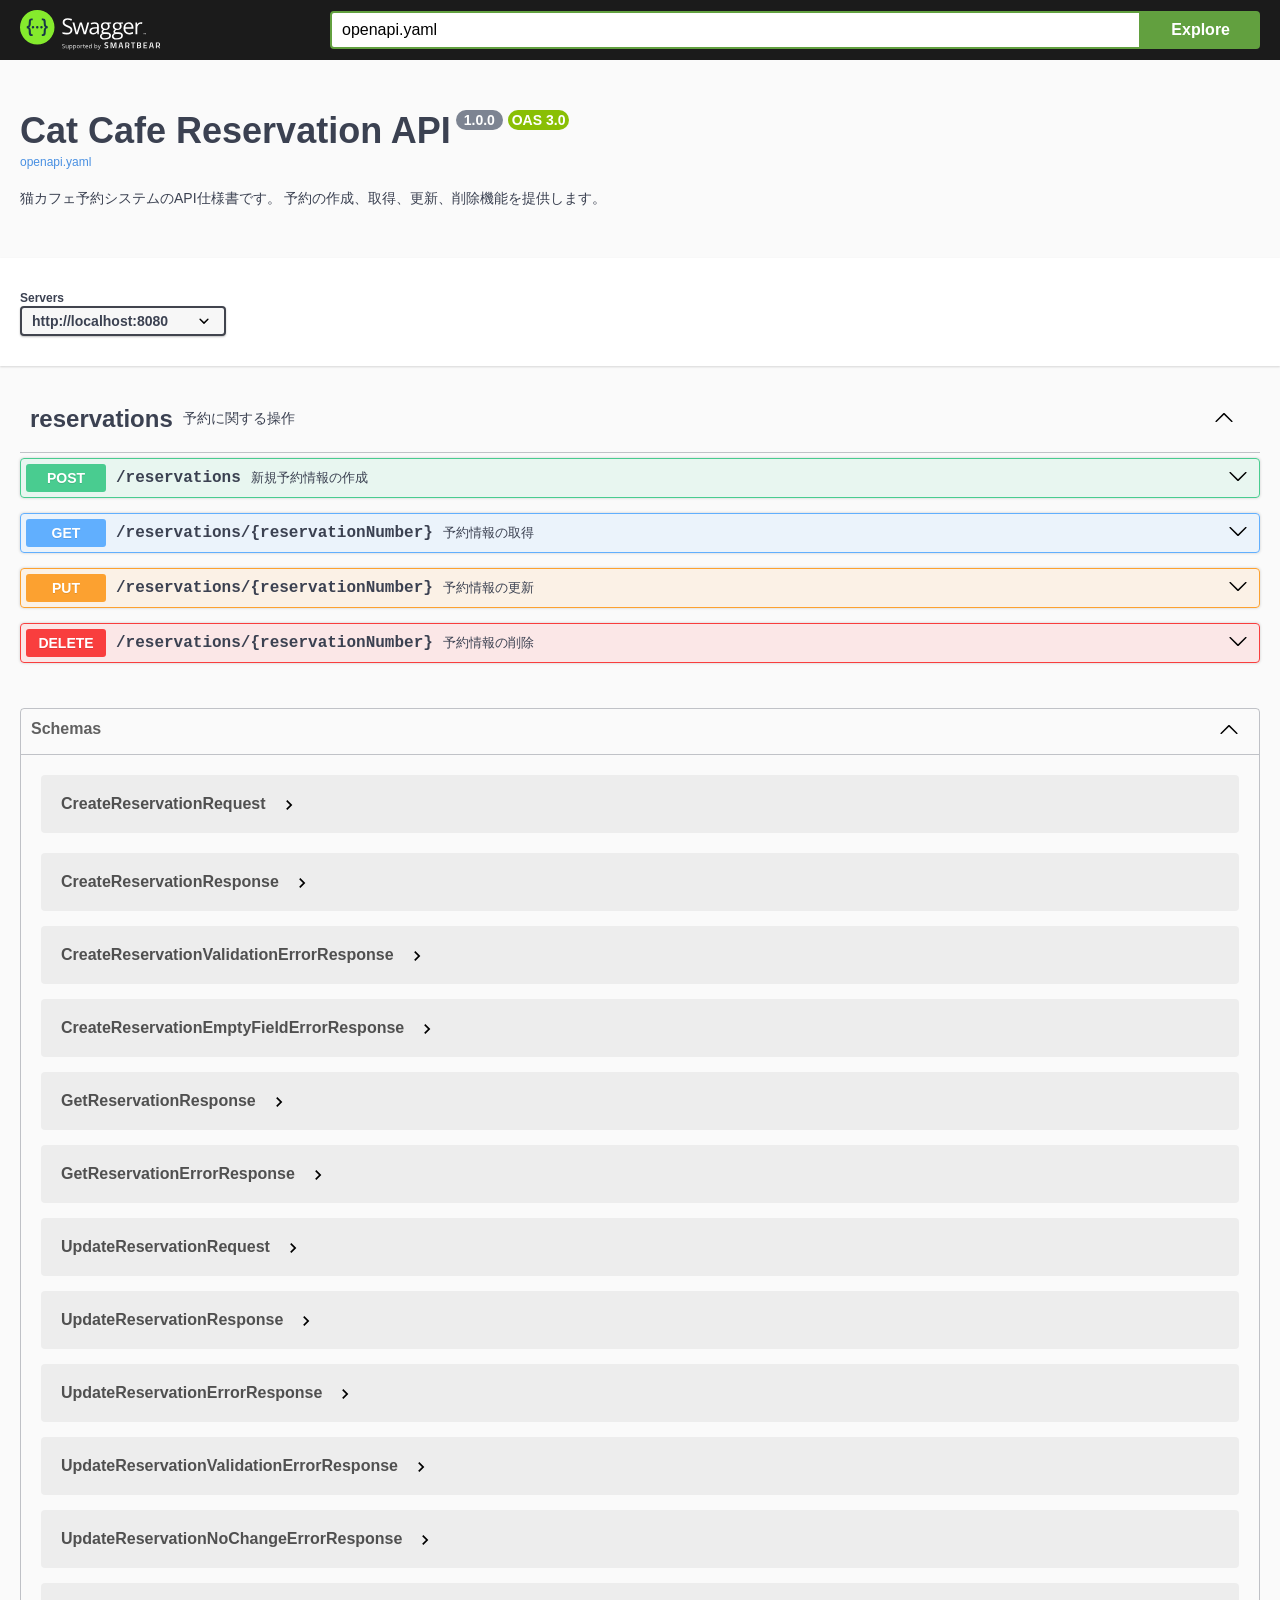
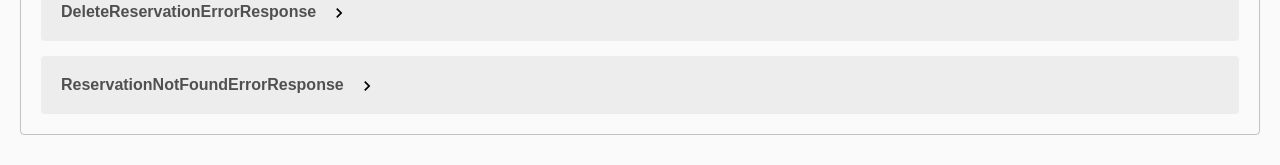
<file: docs/index.html>
<!DOCTYPE html>
<html lang="en">
<head>
    <meta charset="UTF-8">
    <title>Swagger UI</title>
    <link href="./dist/swagger-ui.css" rel="stylesheet" type="text/css">
    <link href="./dist/favicon-32x32.png" rel="icon" sizes="32x32" type="image/png"/>
    <link href="./dist/favicon-16x16.png" rel="icon" sizes="16x16" type="image/png"/>
    <style>
        html {
          box-sizing: border-box;
          overflow-y: scroll;
        }
        *, *:before, *:after {
          box-sizing: inherit;
        }
        body {
          margin: 0;
          background: #fafafa;
        }
    </style>
</head>
<body>
<div id="swagger-ui"></div>
<script src="./dist/swagger-ui-bundle.js"></script>
<script src="./dist/swagger-ui-standalone-preset.js"></script>
<script>
    window.onload = function() {
      const ui = SwaggerUIBundle({
        url: "openapi.yaml", // ローカルのyamlファイルを指定
        dom_id: '#swagger-ui',
        deepLinking: true,
        presets: [
          SwaggerUIBundle.presets.apis,
          SwaggerUIStandalonePreset
        ],
        plugins: [
          SwaggerUIBundle.plugins.DownloadUrl
        ],
        layout: "StandaloneLayout"
      });
      window.ui = ui;
    }
</script>
</body>
</html>
</file>
<file: docs/dist/swagger-ui.css>
.swagger-ui{color:#3b4151;font-family:sans-serif/*! normalize.css v7.0.0 | MIT License | github.com/necolas/normalize.css */}.swagger-ui html{line-height:1.15;-ms-text-size-adjust:100%;-webkit-text-size-adjust:100%}.swagger-ui body{margin:0}.swagger-ui article,.swagger-ui aside,.swagger-ui footer,.swagger-ui header,.swagger-ui nav,.swagger-ui section{display:block}.swagger-ui h1{font-size:2em;margin:.67em 0}.swagger-ui figcaption,.swagger-ui figure,.swagger-ui main{display:block}.swagger-ui figure{margin:1em 40px}.swagger-ui hr{box-sizing:content-box;height:0;overflow:visible}.swagger-ui pre{font-family:monospace,monospace;font-size:1em}.swagger-ui a{background-color:transparent;-webkit-text-decoration-skip:objects}.swagger-ui abbr[title]{border-bottom:none;text-decoration:underline;-webkit-text-decoration:underline dotted;text-decoration:underline dotted}.swagger-ui b,.swagger-ui strong{font-weight:inherit;font-weight:bolder}.swagger-ui code,.swagger-ui kbd,.swagger-ui samp{font-family:monospace,monospace;font-size:1em}.swagger-ui dfn{font-style:italic}.swagger-ui mark{background-color:#ff0;color:#000}.swagger-ui small{font-size:80%}.swagger-ui sub,.swagger-ui sup{font-size:75%;line-height:0;position:relative;vertical-align:baseline}.swagger-ui sub{bottom:-.25em}.swagger-ui sup{top:-.5em}.swagger-ui audio,.swagger-ui video{display:inline-block}.swagger-ui audio:not([controls]){display:none;height:0}.swagger-ui img{border-style:none}.swagger-ui svg:not(:root){overflow:hidden}.swagger-ui button,.swagger-ui input,.swagger-ui optgroup,.swagger-ui select,.swagger-ui textarea{font-family:sans-serif;font-size:100%;line-height:1.15;margin:0}.swagger-ui button,.swagger-ui input{overflow:visible}.swagger-ui button,.swagger-ui select{text-transform:none}.swagger-ui [type=reset],.swagger-ui [type=submit],.swagger-ui button,.swagger-ui html [type=button]{-webkit-appearance:button}.swagger-ui [type=button]::-moz-focus-inner,.swagger-ui [type=reset]::-moz-focus-inner,.swagger-ui [type=submit]::-moz-focus-inner,.swagger-ui button::-moz-focus-inner{border-style:none;padding:0}.swagger-ui [type=button]:-moz-focusring,.swagger-ui [type=reset]:-moz-focusring,.swagger-ui [type=submit]:-moz-focusring,.swagger-ui button:-moz-focusring{outline:1px dotted ButtonText}.swagger-ui fieldset{padding:.35em .75em .625em}.swagger-ui legend{box-sizing:border-box;color:inherit;display:table;max-width:100%;padding:0;white-space:normal}.swagger-ui progress{display:inline-block;vertical-align:baseline}.swagger-ui textarea{overflow:auto}.swagger-ui [type=checkbox],.swagger-ui [type=radio]{box-sizing:border-box;padding:0}.swagger-ui [type=number]::-webkit-inner-spin-button,.swagger-ui [type=number]::-webkit-outer-spin-button{height:auto}.swagger-ui [type=search]{-webkit-appearance:textfield;outline-offset:-2px}.swagger-ui [type=search]::-webkit-search-cancel-button,.swagger-ui [type=search]::-webkit-search-decoration{-webkit-appearance:none}.swagger-ui ::-webkit-file-upload-button{-webkit-appearance:button;font:inherit}.swagger-ui details,.swagger-ui menu{display:block}.swagger-ui summary{display:list-item}.swagger-ui canvas{display:inline-block}.swagger-ui [hidden],.swagger-ui template{display:none}.swagger-ui .debug *{outline:1px solid gold}.swagger-ui .debug-white *{outline:1px solid #fff}.swagger-ui .debug-black *{outline:1px solid #000}.swagger-ui .debug-grid{background:transparent url([data-uri]) repeat 0 0}.swagger-ui .debug-grid-16{background:transparent url([data-uri]) repeat 0 0}.swagger-ui .debug-grid-8-solid{background:#fff url([data-uri]) repeat 0 0}.swagger-ui .debug-grid-16-solid{background:#fff url([data-uri]) repeat 0 0}.swagger-ui .border-box,.swagger-ui a,.swagger-ui article,.swagger-ui body,.swagger-ui code,.swagger-ui dd,.swagger-ui div,.swagger-ui dl,.swagger-ui dt,.swagger-ui fieldset,.swagger-ui footer,.swagger-ui form,.swagger-ui h1,.swagger-ui h2,.swagger-ui h3,.swagger-ui h4,.swagger-ui h5,.swagger-ui h6,.swagger-ui header,.swagger-ui html,.swagger-ui input[type=email],.swagger-ui input[type=number],.swagger-ui input[type=password],.swagger-ui input[type=tel],.swagger-ui input[type=text],.swagger-ui input[type=url],.swagger-ui legend,.swagger-ui li,.swagger-ui main,.swagger-ui ol,.swagger-ui p,.swagger-ui pre,.swagger-ui section,.swagger-ui table,.swagger-ui td,.swagger-ui textarea,.swagger-ui th,.swagger-ui tr,.swagger-ui ul{box-sizing:border-box}.swagger-ui .aspect-ratio{height:0;position:relative}.swagger-ui .aspect-ratio--16x9{padding-bottom:56.25%}.swagger-ui .aspect-ratio--9x16{padding-bottom:177.77%}.swagger-ui .aspect-ratio--4x3{padding-bottom:75%}.swagger-ui .aspect-ratio--3x4{padding-bottom:133.33%}.swagger-ui .aspect-ratio--6x4{padding-bottom:66.6%}.swagger-ui .aspect-ratio--4x6{padding-bottom:150%}.swagger-ui .aspect-ratio--8x5{padding-bottom:62.5%}.swagger-ui .aspect-ratio--5x8{padding-bottom:160%}.swagger-ui .aspect-ratio--7x5{padding-bottom:71.42%}.swagger-ui .aspect-ratio--5x7{padding-bottom:140%}.swagger-ui .aspect-ratio--1x1{padding-bottom:100%}.swagger-ui .aspect-ratio--object{bottom:0;height:100%;left:0;position:absolute;right:0;top:0;width:100%;z-index:100}@media screen and (min-width:30em){.swagger-ui .aspect-ratio-ns{height:0;position:relative}.swagger-ui .aspect-ratio--16x9-ns{padding-bottom:56.25%}.swagger-ui .aspect-ratio--9x16-ns{padding-bottom:177.77%}.swagger-ui .aspect-ratio--4x3-ns{padding-bottom:75%}.swagger-ui .aspect-ratio--3x4-ns{padding-bottom:133.33%}.swagger-ui .aspect-ratio--6x4-ns{padding-bottom:66.6%}.swagger-ui .aspect-ratio--4x6-ns{padding-bottom:150%}.swagger-ui .aspect-ratio--8x5-ns{padding-bottom:62.5%}.swagger-ui .aspect-ratio--5x8-ns{padding-bottom:160%}.swagger-ui .aspect-ratio--7x5-ns{padding-bottom:71.42%}.swagger-ui .aspect-ratio--5x7-ns{padding-bottom:140%}.swagger-ui .aspect-ratio--1x1-ns{padding-bottom:100%}.swagger-ui .aspect-ratio--object-ns{bottom:0;height:100%;left:0;position:absolute;right:0;top:0;width:100%;z-index:100}}@media screen and (min-width:30em)and (max-width:60em){.swagger-ui .aspect-ratio-m{height:0;position:relative}.swagger-ui .aspect-ratio--16x9-m{padding-bottom:56.25%}.swagger-ui .aspect-ratio--9x16-m{padding-bottom:177.77%}.swagger-ui .aspect-ratio--4x3-m{padding-bottom:75%}.swagger-ui .aspect-ratio--3x4-m{padding-bottom:133.33%}.swagger-ui .aspect-ratio--6x4-m{padding-bottom:66.6%}.swagger-ui .aspect-ratio--4x6-m{padding-bottom:150%}.swagger-ui .aspect-ratio--8x5-m{padding-bottom:62.5%}.swagger-ui .aspect-ratio--5x8-m{padding-bottom:160%}.swagger-ui .aspect-ratio--7x5-m{padding-bottom:71.42%}.swagger-ui .aspect-ratio--5x7-m{padding-bottom:140%}.swagger-ui .aspect-ratio--1x1-m{padding-bottom:100%}.swagger-ui .aspect-ratio--object-m{bottom:0;height:100%;left:0;position:absolute;right:0;top:0;width:100%;z-index:100}}@media screen and (min-width:60em){.swagger-ui .aspect-ratio-l{height:0;position:relative}.swagger-ui .aspect-ratio--16x9-l{padding-bottom:56.25%}.swagger-ui .aspect-ratio--9x16-l{padding-bottom:177.77%}.swagger-ui .aspect-ratio--4x3-l{padding-bottom:75%}.swagger-ui .aspect-ratio--3x4-l{padding-bottom:133.33%}.swagger-ui .aspect-ratio--6x4-l{padding-bottom:66.6%}.swagger-ui .aspect-ratio--4x6-l{padding-bottom:150%}.swagger-ui .aspect-ratio--8x5-l{padding-bottom:62.5%}.swagger-ui .aspect-ratio--5x8-l{padding-bottom:160%}.swagger-ui .aspect-ratio--7x5-l{padding-bottom:71.42%}.swagger-ui .aspect-ratio--5x7-l{padding-bottom:140%}.swagger-ui .aspect-ratio--1x1-l{padding-bottom:100%}.swagger-ui .aspect-ratio--object-l{bottom:0;height:100%;left:0;position:absolute;right:0;top:0;width:100%;z-index:100}}.swagger-ui img{max-width:100%}.swagger-ui .cover{background-size:cover!important}.swagger-ui .contain{background-size:contain!important}@media screen and (min-width:30em){.swagger-ui .cover-ns{background-size:cover!important}.swagger-ui .contain-ns{background-size:contain!important}}@media screen and (min-width:30em)and (max-width:60em){.swagger-ui .cover-m{background-size:cover!important}.swagger-ui .contain-m{background-size:contain!important}}@media screen and (min-width:60em){.swagger-ui .cover-l{background-size:cover!important}.swagger-ui .contain-l{background-size:contain!important}}.swagger-ui .bg-center{background-position:50%;background-repeat:no-repeat}.swagger-ui .bg-top{background-position:top;background-repeat:no-repeat}.swagger-ui .bg-right{background-position:100%;background-repeat:no-repeat}.swagger-ui .bg-bottom{background-position:bottom;background-repeat:no-repeat}.swagger-ui .bg-left{background-position:0;background-repeat:no-repeat}@media screen and (min-width:30em){.swagger-ui .bg-center-ns{background-position:50%;background-repeat:no-repeat}.swagger-ui .bg-top-ns{background-position:top;background-repeat:no-repeat}.swagger-ui .bg-right-ns{background-position:100%;background-repeat:no-repeat}.swagger-ui .bg-bottom-ns{background-position:bottom;background-repeat:no-repeat}.swagger-ui .bg-left-ns{background-position:0;background-repeat:no-repeat}}@media screen and (min-width:30em)and (max-width:60em){.swagger-ui .bg-center-m{background-position:50%;background-repeat:no-repeat}.swagger-ui .bg-top-m{background-position:top;background-repeat:no-repeat}.swagger-ui .bg-right-m{background-position:100%;background-repeat:no-repeat}.swagger-ui .bg-bottom-m{background-position:bottom;background-repeat:no-repeat}.swagger-ui .bg-left-m{background-position:0;background-repeat:no-repeat}}@media screen and (min-width:60em){.swagger-ui .bg-center-l{background-position:50%;background-repeat:no-repeat}.swagger-ui .bg-top-l{background-position:top;background-repeat:no-repeat}.swagger-ui .bg-right-l{background-position:100%;background-repeat:no-repeat}.swagger-ui .bg-bottom-l{background-position:bottom;background-repeat:no-repeat}.swagger-ui .bg-left-l{background-position:0;background-repeat:no-repeat}}.swagger-ui .outline{outline:1px solid}.swagger-ui .outline-transparent{outline:1px solid transparent}.swagger-ui .outline-0{outline:0}@media screen and (min-width:30em){.swagger-ui .outline-ns{outline:1px solid}.swagger-ui .outline-transparent-ns{outline:1px solid transparent}.swagger-ui .outline-0-ns{outline:0}}@media screen and (min-width:30em)and (max-width:60em){.swagger-ui .outline-m{outline:1px solid}.swagger-ui .outline-transparent-m{outline:1px solid transparent}.swagger-ui .outline-0-m{outline:0}}@media screen and (min-width:60em){.swagger-ui .outline-l{outline:1px solid}.swagger-ui .outline-transparent-l{outline:1px solid transparent}.swagger-ui .outline-0-l{outline:0}}.swagger-ui .ba{border-style:solid;border-width:1px}.swagger-ui .bt{border-top-style:solid;border-top-width:1px}.swagger-ui .br{border-right-style:solid;border-right-width:1px}.swagger-ui .bb{border-bottom-style:solid;border-bottom-width:1px}.swagger-ui .bl{border-left-style:solid;border-left-width:1px}.swagger-ui .bn{border-style:none;border-width:0}@media screen and (min-width:30em){.swagger-ui .ba-ns{border-style:solid;border-width:1px}.swagger-ui .bt-ns{border-top-style:solid;border-top-width:1px}.swagger-ui .br-ns{border-right-style:solid;border-right-width:1px}.swagger-ui .bb-ns{border-bottom-style:solid;border-bottom-width:1px}.swagger-ui .bl-ns{border-left-style:solid;border-left-width:1px}.swagger-ui .bn-ns{border-style:none;border-width:0}}@media screen and (min-width:30em)and (max-width:60em){.swagger-ui .ba-m{border-style:solid;border-width:1px}.swagger-ui .bt-m{border-top-style:solid;border-top-width:1px}.swagger-ui .br-m{border-right-style:solid;border-right-width:1px}.swagger-ui .bb-m{border-bottom-style:solid;border-bottom-width:1px}.swagger-ui .bl-m{border-left-style:solid;border-left-width:1px}.swagger-ui .bn-m{border-style:none;border-width:0}}@media screen and (min-width:60em){.swagger-ui .ba-l{border-style:solid;border-width:1px}.swagger-ui .bt-l{border-top-style:solid;border-top-width:1px}.swagger-ui .br-l{border-right-style:solid;border-right-width:1px}.swagger-ui .bb-l{border-bottom-style:solid;border-bottom-width:1px}.swagger-ui .bl-l{border-left-style:solid;border-left-width:1px}.swagger-ui .bn-l{border-style:none;border-width:0}}.swagger-ui .b--black{border-color:#000}.swagger-ui .b--near-black{border-color:#111}.swagger-ui .b--dark-gray{border-color:#333}.swagger-ui .b--mid-gray{border-color:#555}.swagger-ui .b--gray{border-color:#777}.swagger-ui .b--silver{border-color:#999}.swagger-ui .b--light-silver{border-color:#aaa}.swagger-ui .b--moon-gray{border-color:#ccc}.swagger-ui .b--light-gray{border-color:#eee}.swagger-ui .b--near-white{border-color:#f4f4f4}.swagger-ui .b--white{border-color:#fff}.swagger-ui .b--white-90{border-color:hsla(0,0%,100%,.9)}.swagger-ui .b--white-80{border-color:hsla(0,0%,100%,.8)}.swagger-ui .b--white-70{border-color:hsla(0,0%,100%,.7)}.swagger-ui .b--white-60{border-color:hsla(0,0%,100%,.6)}.swagger-ui .b--white-50{border-color:hsla(0,0%,100%,.5)}.swagger-ui .b--white-40{border-color:hsla(0,0%,100%,.4)}.swagger-ui .b--white-30{border-color:hsla(0,0%,100%,.3)}.swagger-ui .b--white-20{border-color:hsla(0,0%,100%,.2)}.swagger-ui .b--white-10{border-color:hsla(0,0%,100%,.1)}.swagger-ui .b--white-05{border-color:hsla(0,0%,100%,.05)}.swagger-ui .b--white-025{border-color:hsla(0,0%,100%,.025)}.swagger-ui .b--white-0125{border-color:hsla(0,0%,100%,.013)}.swagger-ui .b--black-90{border-color:rgba(0,0,0,.9)}.swagger-ui .b--black-80{border-color:rgba(0,0,0,.8)}.swagger-ui .b--black-70{border-color:rgba(0,0,0,.7)}.swagger-ui .b--black-60{border-color:rgba(0,0,0,.6)}.swagger-ui .b--black-50{border-color:rgba(0,0,0,.5)}.swagger-ui .b--black-40{border-color:rgba(0,0,0,.4)}.swagger-ui .b--black-30{border-color:rgba(0,0,0,.3)}.swagger-ui .b--black-20{border-color:rgba(0,0,0,.2)}.swagger-ui .b--black-10{border-color:rgba(0,0,0,.1)}.swagger-ui .b--black-05{border-color:rgba(0,0,0,.05)}.swagger-ui .b--black-025{border-color:rgba(0,0,0,.025)}.swagger-ui .b--black-0125{border-color:rgba(0,0,0,.013)}.swagger-ui .b--dark-red{border-color:#e7040f}.swagger-ui .b--red{border-color:#ff4136}.swagger-ui .b--light-red{border-color:#ff725c}.swagger-ui .b--orange{border-color:#ff6300}.swagger-ui .b--gold{border-color:#ffb700}.swagger-ui .b--yellow{border-color:gold}.swagger-ui .b--light-yellow{border-color:#fbf1a9}.swagger-ui .b--purple{border-color:#5e2ca5}.swagger-ui .b--light-purple{border-color:#a463f2}.swagger-ui .b--dark-pink{border-color:#d5008f}.swagger-ui .b--hot-pink{border-color:#ff41b4}.swagger-ui .b--pink{border-color:#ff80cc}.swagger-ui .b--light-pink{border-color:#ffa3d7}.swagger-ui .b--dark-green{border-color:#137752}.swagger-ui .b--green{border-color:#19a974}.swagger-ui .b--light-green{border-color:#9eebcf}.swagger-ui .b--navy{border-color:#001b44}.swagger-ui .b--dark-blue{border-color:#00449e}.swagger-ui .b--blue{border-color:#357edd}.swagger-ui .b--light-blue{border-color:#96ccff}.swagger-ui .b--lightest-blue{border-color:#cdecff}.swagger-ui .b--washed-blue{border-color:#f6fffe}.swagger-ui .b--washed-green{border-color:#e8fdf5}.swagger-ui .b--washed-yellow{border-color:#fffceb}.swagger-ui .b--washed-red{border-color:#ffdfdf}.swagger-ui .b--transparent{border-color:transparent}.swagger-ui .b--inherit{border-color:inherit}.swagger-ui .br0{border-radius:0}.swagger-ui .br1{border-radius:.125rem}.swagger-ui .br2{border-radius:.25rem}.swagger-ui .br3{border-radius:.5rem}.swagger-ui .br4{border-radius:1rem}.swagger-ui .br-100{border-radius:100%}.swagger-ui .br-pill{border-radius:9999px}.swagger-ui .br--bottom{border-top-left-radius:0;border-top-right-radius:0}.swagger-ui .br--top{border-bottom-left-radius:0;border-bottom-right-radius:0}.swagger-ui .br--right{border-bottom-left-radius:0;border-top-left-radius:0}.swagger-ui .br--left{border-bottom-right-radius:0;border-top-right-radius:0}@media screen and (min-width:30em){.swagger-ui .br0-ns{border-radius:0}.swagger-ui .br1-ns{border-radius:.125rem}.swagger-ui .br2-ns{border-radius:.25rem}.swagger-ui .br3-ns{border-radius:.5rem}.swagger-ui .br4-ns{border-radius:1rem}.swagger-ui .br-100-ns{border-radius:100%}.swagger-ui .br-pill-ns{border-radius:9999px}.swagger-ui .br--bottom-ns{border-top-left-radius:0;border-top-right-radius:0}.swagger-ui .br--top-ns{border-bottom-left-radius:0;border-bottom-right-radius:0}.swagger-ui .br--right-ns{border-bottom-left-radius:0;border-top-left-radius:0}.swagger-ui .br--left-ns{border-bottom-right-radius:0;border-top-right-radius:0}}@media screen and (min-width:30em)and (max-width:60em){.swagger-ui .br0-m{border-radius:0}.swagger-ui .br1-m{border-radius:.125rem}.swagger-ui .br2-m{border-radius:.25rem}.swagger-ui .br3-m{border-radius:.5rem}.swagger-ui .br4-m{border-radius:1rem}.swagger-ui .br-100-m{border-radius:100%}.swagger-ui .br-pill-m{border-radius:9999px}.swagger-ui .br--bottom-m{border-top-left-radius:0;border-top-right-radius:0}.swagger-ui .br--top-m{border-bottom-left-radius:0;border-bottom-right-radius:0}.swagger-ui .br--right-m{border-bottom-left-radius:0;border-top-left-radius:0}.swagger-ui .br--left-m{border-bottom-right-radius:0;border-top-right-radius:0}}@media screen and (min-width:60em){.swagger-ui .br0-l{border-radius:0}.swagger-ui .br1-l{border-radius:.125rem}.swagger-ui .br2-l{border-radius:.25rem}.swagger-ui .br3-l{border-radius:.5rem}.swagger-ui .br4-l{border-radius:1rem}.swagger-ui .br-100-l{border-radius:100%}.swagger-ui .br-pill-l{border-radius:9999px}.swagger-ui .br--bottom-l{border-top-left-radius:0;border-top-right-radius:0}.swagger-ui .br--top-l{border-bottom-left-radius:0;border-bottom-right-radius:0}.swagger-ui .br--right-l{border-bottom-left-radius:0;border-top-left-radius:0}.swagger-ui .br--left-l{border-bottom-right-radius:0;border-top-right-radius:0}}.swagger-ui .b--dotted{border-style:dotted}.swagger-ui .b--dashed{border-style:dashed}.swagger-ui .b--solid{border-style:solid}.swagger-ui .b--none{border-style:none}@media screen and (min-width:30em){.swagger-ui .b--dotted-ns{border-style:dotted}.swagger-ui .b--dashed-ns{border-style:dashed}.swagger-ui .b--solid-ns{border-style:solid}.swagger-ui .b--none-ns{border-style:none}}@media screen and (min-width:30em)and (max-width:60em){.swagger-ui .b--dotted-m{border-style:dotted}.swagger-ui .b--dashed-m{border-style:dashed}.swagger-ui .b--solid-m{border-style:solid}.swagger-ui .b--none-m{border-style:none}}@media screen and (min-width:60em){.swagger-ui .b--dotted-l{border-style:dotted}.swagger-ui .b--dashed-l{border-style:dashed}.swagger-ui .b--solid-l{border-style:solid}.swagger-ui .b--none-l{border-style:none}}.swagger-ui .bw0{border-width:0}.swagger-ui .bw1{border-width:.125rem}.swagger-ui .bw2{border-width:.25rem}.swagger-ui .bw3{border-width:.5rem}.swagger-ui .bw4{border-width:1rem}.swagger-ui .bw5{border-width:2rem}.swagger-ui .bt-0{border-top-width:0}.swagger-ui .br-0{border-right-width:0}.swagger-ui .bb-0{border-bottom-width:0}.swagger-ui .bl-0{border-left-width:0}@media screen and (min-width:30em){.swagger-ui .bw0-ns{border-width:0}.swagger-ui .bw1-ns{border-width:.125rem}.swagger-ui .bw2-ns{border-width:.25rem}.swagger-ui .bw3-ns{border-width:.5rem}.swagger-ui .bw4-ns{border-width:1rem}.swagger-ui .bw5-ns{border-width:2rem}.swagger-ui .bt-0-ns{border-top-width:0}.swagger-ui .br-0-ns{border-right-width:0}.swagger-ui .bb-0-ns{border-bottom-width:0}.swagger-ui .bl-0-ns{border-left-width:0}}@media screen and (min-width:30em)and (max-width:60em){.swagger-ui .bw0-m{border-width:0}.swagger-ui .bw1-m{border-width:.125rem}.swagger-ui .bw2-m{border-width:.25rem}.swagger-ui .bw3-m{border-width:.5rem}.swagger-ui .bw4-m{border-width:1rem}.swagger-ui .bw5-m{border-width:2rem}.swagger-ui .bt-0-m{border-top-width:0}.swagger-ui .br-0-m{border-right-width:0}.swagger-ui .bb-0-m{border-bottom-width:0}.swagger-ui .bl-0-m{border-left-width:0}}@media screen and (min-width:60em){.swagger-ui .bw0-l{border-width:0}.swagger-ui .bw1-l{border-width:.125rem}.swagger-ui .bw2-l{border-width:.25rem}.swagger-ui .bw3-l{border-width:.5rem}.swagger-ui .bw4-l{border-width:1rem}.swagger-ui .bw5-l{border-width:2rem}.swagger-ui .bt-0-l{border-top-width:0}.swagger-ui .br-0-l{border-right-width:0}.swagger-ui .bb-0-l{border-bottom-width:0}.swagger-ui .bl-0-l{border-left-width:0}}.swagger-ui .shadow-1{box-shadow:0 0 4px 2px rgba(0,0,0,.2)}.swagger-ui .shadow-2{box-shadow:0 0 8px 2px rgba(0,0,0,.2)}.swagger-ui .shadow-3{box-shadow:2px 2px 4px 2px rgba(0,0,0,.2)}.swagger-ui .shadow-4{box-shadow:2px 2px 8px 0 rgba(0,0,0,.2)}.swagger-ui .shadow-5{box-shadow:4px 4px 8px 0 rgba(0,0,0,.2)}@media screen and (min-width:30em){.swagger-ui .shadow-1-ns{box-shadow:0 0 4px 2px rgba(0,0,0,.2)}.swagger-ui .shadow-2-ns{box-shadow:0 0 8px 2px rgba(0,0,0,.2)}.swagger-ui .shadow-3-ns{box-shadow:2px 2px 4px 2px rgba(0,0,0,.2)}.swagger-ui .shadow-4-ns{box-shadow:2px 2px 8px 0 rgba(0,0,0,.2)}.swagger-ui .shadow-5-ns{box-shadow:4px 4px 8px 0 rgba(0,0,0,.2)}}@media screen and (min-width:30em)and (max-width:60em){.swagger-ui .shadow-1-m{box-shadow:0 0 4px 2px rgba(0,0,0,.2)}.swagger-ui .shadow-2-m{box-shadow:0 0 8px 2px rgba(0,0,0,.2)}.swagger-ui .shadow-3-m{box-shadow:2px 2px 4px 2px rgba(0,0,0,.2)}.swagger-ui .shadow-4-m{box-shadow:2px 2px 8px 0 rgba(0,0,0,.2)}.swagger-ui .shadow-5-m{box-shadow:4px 4px 8px 0 rgba(0,0,0,.2)}}@media screen and (min-width:60em){.swagger-ui .shadow-1-l{box-shadow:0 0 4px 2px rgba(0,0,0,.2)}.swagger-ui .shadow-2-l{box-shadow:0 0 8px 2px rgba(0,0,0,.2)}.swagger-ui .shadow-3-l{box-shadow:2px 2px 4px 2px rgba(0,0,0,.2)}.swagger-ui .shadow-4-l{box-shadow:2px 2px 8px 0 rgba(0,0,0,.2)}.swagger-ui .shadow-5-l{box-shadow:4px 4px 8px 0 rgba(0,0,0,.2)}}.swagger-ui .pre{overflow-x:auto;overflow-y:hidden;overflow:scroll}.swagger-ui .top-0{top:0}.swagger-ui .right-0{right:0}.swagger-ui .bottom-0{bottom:0}.swagger-ui .left-0{left:0}.swagger-ui .top-1{top:1rem}.swagger-ui .right-1{right:1rem}.swagger-ui .bottom-1{bottom:1rem}.swagger-ui .left-1{left:1rem}.swagger-ui .top-2{top:2rem}.swagger-ui .right-2{right:2rem}.swagger-ui .bottom-2{bottom:2rem}.swagger-ui .left-2{left:2rem}.swagger-ui .top--1{top:-1rem}.swagger-ui .right--1{right:-1rem}.swagger-ui .bottom--1{bottom:-1rem}.swagger-ui .left--1{left:-1rem}.swagger-ui .top--2{top:-2rem}.swagger-ui .right--2{right:-2rem}.swagger-ui .bottom--2{bottom:-2rem}.swagger-ui .left--2{left:-2rem}.swagger-ui .absolute--fill{bottom:0;left:0;right:0;top:0}@media screen and (min-width:30em){.swagger-ui .top-0-ns{top:0}.swagger-ui .left-0-ns{left:0}.swagger-ui .right-0-ns{right:0}.swagger-ui .bottom-0-ns{bottom:0}.swagger-ui .top-1-ns{top:1rem}.swagger-ui .left-1-ns{left:1rem}.swagger-ui .right-1-ns{right:1rem}.swagger-ui .bottom-1-ns{bottom:1rem}.swagger-ui .top-2-ns{top:2rem}.swagger-ui .left-2-ns{left:2rem}.swagger-ui .right-2-ns{right:2rem}.swagger-ui .bottom-2-ns{bottom:2rem}.swagger-ui .top--1-ns{top:-1rem}.swagger-ui .right--1-ns{right:-1rem}.swagger-ui .bottom--1-ns{bottom:-1rem}.swagger-ui .left--1-ns{left:-1rem}.swagger-ui .top--2-ns{top:-2rem}.swagger-ui .right--2-ns{right:-2rem}.swagger-ui .bottom--2-ns{bottom:-2rem}.swagger-ui .left--2-ns{left:-2rem}.swagger-ui .absolute--fill-ns{bottom:0;left:0;right:0;top:0}}@media screen and (min-width:30em)and (max-width:60em){.swagger-ui .top-0-m{top:0}.swagger-ui .left-0-m{left:0}.swagger-ui .right-0-m{right:0}.swagger-ui .bottom-0-m{bottom:0}.swagger-ui .top-1-m{top:1rem}.swagger-ui .left-1-m{left:1rem}.swagger-ui .right-1-m{right:1rem}.swagger-ui .bottom-1-m{bottom:1rem}.swagger-ui .top-2-m{top:2rem}.swagger-ui .left-2-m{left:2rem}.swagger-ui .right-2-m{right:2rem}.swagger-ui .bottom-2-m{bottom:2rem}.swagger-ui .top--1-m{top:-1rem}.swagger-ui .right--1-m{right:-1rem}.swagger-ui .bottom--1-m{bottom:-1rem}.swagger-ui .left--1-m{left:-1rem}.swagger-ui .top--2-m{top:-2rem}.swagger-ui .right--2-m{right:-2rem}.swagger-ui .bottom--2-m{bottom:-2rem}.swagger-ui .left--2-m{left:-2rem}.swagger-ui .absolute--fill-m{bottom:0;left:0;right:0;top:0}}@media screen and (min-width:60em){.swagger-ui .top-0-l{top:0}.swagger-ui .left-0-l{left:0}.swagger-ui .right-0-l{right:0}.swagger-ui .bottom-0-l{bottom:0}.swagger-ui .top-1-l{top:1rem}.swagger-ui .left-1-l{left:1rem}.swagger-ui .right-1-l{right:1rem}.swagger-ui .bottom-1-l{bottom:1rem}.swagger-ui .top-2-l{top:2rem}.swagger-ui .left-2-l{left:2rem}.swagger-ui .right-2-l{right:2rem}.swagger-ui .bottom-2-l{bottom:2rem}.swagger-ui .top--1-l{top:-1rem}.swagger-ui .right--1-l{right:-1rem}.swagger-ui .bottom--1-l{bottom:-1rem}.swagger-ui .left--1-l{left:-1rem}.swagger-ui .top--2-l{top:-2rem}.swagger-ui .right--2-l{right:-2rem}.swagger-ui .bottom--2-l{bottom:-2rem}.swagger-ui .left--2-l{left:-2rem}.swagger-ui .absolute--fill-l{bottom:0;left:0;right:0;top:0}}.swagger-ui .cf:after,.swagger-ui .cf:before{content:" ";display:table}.swagger-ui .cf:after{clear:both}.swagger-ui .cf{zoom:1}.swagger-ui .cl{clear:left}.swagger-ui .cr{clear:right}.swagger-ui .cb{clear:both}.swagger-ui .cn{clear:none}@media screen and (min-width:30em){.swagger-ui .cl-ns{clear:left}.swagger-ui .cr-ns{clear:right}.swagger-ui .cb-ns{clear:both}.swagger-ui .cn-ns{clear:none}}@media screen and (min-width:30em)and (max-width:60em){.swagger-ui .cl-m{clear:left}.swagger-ui .cr-m{clear:right}.swagger-ui .cb-m{clear:both}.swagger-ui .cn-m{clear:none}}@media screen and (min-width:60em){.swagger-ui .cl-l{clear:left}.swagger-ui .cr-l{clear:right}.swagger-ui .cb-l{clear:both}.swagger-ui .cn-l{clear:none}}.swagger-ui .flex{display:flex}.swagger-ui .inline-flex{display:inline-flex}.swagger-ui .flex-auto{flex:1 1 auto;min-height:0;min-width:0}.swagger-ui .flex-none{flex:none}.swagger-ui .flex-column{flex-direction:column}.swagger-ui .flex-row{flex-direction:row}.swagger-ui .flex-wrap{flex-wrap:wrap}.swagger-ui .flex-nowrap{flex-wrap:nowrap}.swagger-ui .flex-wrap-reverse{flex-wrap:wrap-reverse}.swagger-ui .flex-column-reverse{flex-direction:column-reverse}.swagger-ui .flex-row-reverse{flex-direction:row-reverse}.swagger-ui .items-start{align-items:flex-start}.swagger-ui .items-end{align-items:flex-end}.swagger-ui .items-center{align-items:center}.swagger-ui .items-baseline{align-items:baseline}.swagger-ui .items-stretch{align-items:stretch}.swagger-ui .self-start{align-self:flex-start}.swagger-ui .self-end{align-self:flex-end}.swagger-ui .self-center{align-self:center}.swagger-ui .self-baseline{align-self:baseline}.swagger-ui .self-stretch{align-self:stretch}.swagger-ui .justify-start{justify-content:flex-start}.swagger-ui .justify-end{justify-content:flex-end}.swagger-ui .justify-center{justify-content:center}.swagger-ui .justify-between{justify-content:space-between}.swagger-ui .justify-around{justify-content:space-around}.swagger-ui .content-start{align-content:flex-start}.swagger-ui .content-end{align-content:flex-end}.swagger-ui .content-center{align-content:center}.swagger-ui .content-between{align-content:space-between}.swagger-ui .content-around{align-content:space-around}.swagger-ui .content-stretch{align-content:stretch}.swagger-ui .order-0{order:0}.swagger-ui .order-1{order:1}.swagger-ui .order-2{order:2}.swagger-ui .order-3{order:3}.swagger-ui .order-4{order:4}.swagger-ui .order-5{order:5}.swagger-ui .order-6{order:6}.swagger-ui .order-7{order:7}.swagger-ui .order-8{order:8}.swagger-ui .order-last{order:99999}.swagger-ui .flex-grow-0{flex-grow:0}.swagger-ui .flex-grow-1{flex-grow:1}.swagger-ui .flex-shrink-0{flex-shrink:0}.swagger-ui .flex-shrink-1{flex-shrink:1}@media screen and (min-width:30em){.swagger-ui .flex-ns{display:flex}.swagger-ui .inline-flex-ns{display:inline-flex}.swagger-ui .flex-auto-ns{flex:1 1 auto;min-height:0;min-width:0}.swagger-ui .flex-none-ns{flex:none}.swagger-ui .flex-column-ns{flex-direction:column}.swagger-ui .flex-row-ns{flex-direction:row}.swagger-ui .flex-wrap-ns{flex-wrap:wrap}.swagger-ui .flex-nowrap-ns{flex-wrap:nowrap}.swagger-ui .flex-wrap-reverse-ns{flex-wrap:wrap-reverse}.swagger-ui .flex-column-reverse-ns{flex-direction:column-reverse}.swagger-ui .flex-row-reverse-ns{flex-direction:row-reverse}.swagger-ui .items-start-ns{align-items:flex-start}.swagger-ui .items-end-ns{align-items:flex-end}.swagger-ui .items-center-ns{align-items:center}.swagger-ui .items-baseline-ns{align-items:baseline}.swagger-ui .items-stretch-ns{align-items:stretch}.swagger-ui .self-start-ns{align-self:flex-start}.swagger-ui .self-end-ns{align-self:flex-end}.swagger-ui .self-center-ns{align-self:center}.swagger-ui .self-baseline-ns{align-self:baseline}.swagger-ui .self-stretch-ns{align-self:stretch}.swagger-ui .justify-start-ns{justify-content:flex-start}.swagger-ui .justify-end-ns{justify-content:flex-end}.swagger-ui .justify-center-ns{justify-content:center}.swagger-ui .justify-between-ns{justify-content:space-between}.swagger-ui .justify-around-ns{justify-content:space-around}.swagger-ui .content-start-ns{align-content:flex-start}.swagger-ui .content-end-ns{align-content:flex-end}.swagger-ui .content-center-ns{align-content:center}.swagger-ui .content-between-ns{align-content:space-between}.swagger-ui .content-around-ns{align-content:space-around}.swagger-ui .content-stretch-ns{align-content:stretch}.swagger-ui .order-0-ns{order:0}.swagger-ui .order-1-ns{order:1}.swagger-ui .order-2-ns{order:2}.swagger-ui .order-3-ns{order:3}.swagger-ui .order-4-ns{order:4}.swagger-ui .order-5-ns{order:5}.swagger-ui .order-6-ns{order:6}.swagger-ui .order-7-ns{order:7}.swagger-ui .order-8-ns{order:8}.swagger-ui .order-last-ns{order:99999}.swagger-ui .flex-grow-0-ns{flex-grow:0}.swagger-ui .flex-grow-1-ns{flex-grow:1}.swagger-ui .flex-shrink-0-ns{flex-shrink:0}.swagger-ui .flex-shrink-1-ns{flex-shrink:1}}@media screen and (min-width:30em)and (max-width:60em){.swagger-ui .flex-m{display:flex}.swagger-ui .inline-flex-m{display:inline-flex}.swagger-ui .flex-auto-m{flex:1 1 auto;min-height:0;min-width:0}.swagger-ui .flex-none-m{flex:none}.swagger-ui .flex-column-m{flex-direction:column}.swagger-ui .flex-row-m{flex-direction:row}.swagger-ui .flex-wrap-m{flex-wrap:wrap}.swagger-ui .flex-nowrap-m{flex-wrap:nowrap}.swagger-ui .flex-wrap-reverse-m{flex-wrap:wrap-reverse}.swagger-ui .flex-column-reverse-m{flex-direction:column-reverse}.swagger-ui .flex-row-reverse-m{flex-direction:row-reverse}.swagger-ui .items-start-m{align-items:flex-start}.swagger-ui .items-end-m{align-items:flex-end}.swagger-ui .items-center-m{align-items:center}.swagger-ui .items-baseline-m{align-items:baseline}.swagger-ui .items-stretch-m{align-items:stretch}.swagger-ui .self-start-m{align-self:flex-start}.swagger-ui .self-end-m{align-self:flex-end}.swagger-ui .self-center-m{align-self:center}.swagger-ui .self-baseline-m{align-self:baseline}.swagger-ui .self-stretch-m{align-self:stretch}.swagger-ui .justify-start-m{justify-content:flex-start}.swagger-ui .justify-end-m{justify-content:flex-end}.swagger-ui .justify-center-m{justify-content:center}.swagger-ui .justify-between-m{justify-content:space-between}.swagger-ui .justify-around-m{justify-content:space-around}.swagger-ui .content-start-m{align-content:flex-start}.swagger-ui .content-end-m{align-content:flex-end}.swagger-ui .content-center-m{align-content:center}.swagger-ui .content-between-m{align-content:space-between}.swagger-ui .content-around-m{align-content:space-around}.swagger-ui .content-stretch-m{align-content:stretch}.swagger-ui .order-0-m{order:0}.swagger-ui .order-1-m{order:1}.swagger-ui .order-2-m{order:2}.swagger-ui .order-3-m{order:3}.swagger-ui .order-4-m{order:4}.swagger-ui .order-5-m{order:5}.swagger-ui .order-6-m{order:6}.swagger-ui .order-7-m{order:7}.swagger-ui .order-8-m{order:8}.swagger-ui .order-last-m{order:99999}.swagger-ui .flex-grow-0-m{flex-grow:0}.swagger-ui .flex-grow-1-m{flex-grow:1}.swagger-ui .flex-shrink-0-m{flex-shrink:0}.swagger-ui .flex-shrink-1-m{flex-shrink:1}}@media screen and (min-width:60em){.swagger-ui .flex-l{display:flex}.swagger-ui .inline-flex-l{display:inline-flex}.swagger-ui .flex-auto-l{flex:1 1 auto;min-height:0;min-width:0}.swagger-ui .flex-none-l{flex:none}.swagger-ui .flex-column-l{flex-direction:column}.swagger-ui .flex-row-l{flex-direction:row}.swagger-ui .flex-wrap-l{flex-wrap:wrap}.swagger-ui .flex-nowrap-l{flex-wrap:nowrap}.swagger-ui .flex-wrap-reverse-l{flex-wrap:wrap-reverse}.swagger-ui .flex-column-reverse-l{flex-direction:column-reverse}.swagger-ui .flex-row-reverse-l{flex-direction:row-reverse}.swagger-ui .items-start-l{align-items:flex-start}.swagger-ui .items-end-l{align-items:flex-end}.swagger-ui .items-center-l{align-items:center}.swagger-ui .items-baseline-l{align-items:baseline}.swagger-ui .items-stretch-l{align-items:stretch}.swagger-ui .self-start-l{align-self:flex-start}.swagger-ui .self-end-l{align-self:flex-end}.swagger-ui .self-center-l{align-self:center}.swagger-ui .self-baseline-l{align-self:baseline}.swagger-ui .self-stretch-l{align-self:stretch}.swagger-ui .justify-start-l{justify-content:flex-start}.swagger-ui .justify-end-l{justify-content:flex-end}.swagger-ui .justify-center-l{justify-content:center}.swagger-ui .justify-between-l{justify-content:space-between}.swagger-ui .justify-around-l{justify-content:space-around}.swagger-ui .content-start-l{align-content:flex-start}.swagger-ui .content-end-l{align-content:flex-end}.swagger-ui .content-center-l{align-content:center}.swagger-ui .content-between-l{align-content:space-between}.swagger-ui .content-around-l{align-content:space-around}.swagger-ui .content-stretch-l{align-content:stretch}.swagger-ui .order-0-l{order:0}.swagger-ui .order-1-l{order:1}.swagger-ui .order-2-l{order:2}.swagger-ui .order-3-l{order:3}.swagger-ui .order-4-l{order:4}.swagger-ui .order-5-l{order:5}.swagger-ui .order-6-l{order:6}.swagger-ui .order-7-l{order:7}.swagger-ui .order-8-l{order:8}.swagger-ui .order-last-l{order:99999}.swagger-ui .flex-grow-0-l{flex-grow:0}.swagger-ui .flex-grow-1-l{flex-grow:1}.swagger-ui .flex-shrink-0-l{flex-shrink:0}.swagger-ui .flex-shrink-1-l{flex-shrink:1}}.swagger-ui .dn{display:none}.swagger-ui .di{display:inline}.swagger-ui .db{display:block}.swagger-ui .dib{display:inline-block}.swagger-ui .dit{display:inline-table}.swagger-ui .dt{display:table}.swagger-ui .dtc{display:table-cell}.swagger-ui .dt-row{display:table-row}.swagger-ui .dt-row-group{display:table-row-group}.swagger-ui .dt-column{display:table-column}.swagger-ui .dt-column-group{display:table-column-group}.swagger-ui .dt--fixed{table-layout:fixed;width:100%}@media screen and (min-width:30em){.swagger-ui .dn-ns{display:none}.swagger-ui .di-ns{display:inline}.swagger-ui .db-ns{display:block}.swagger-ui .dib-ns{display:inline-block}.swagger-ui .dit-ns{display:inline-table}.swagger-ui .dt-ns{display:table}.swagger-ui .dtc-ns{display:table-cell}.swagger-ui .dt-row-ns{display:table-row}.swagger-ui .dt-row-group-ns{display:table-row-group}.swagger-ui .dt-column-ns{display:table-column}.swagger-ui .dt-column-group-ns{display:table-column-group}.swagger-ui .dt--fixed-ns{table-layout:fixed;width:100%}}@media screen and (min-width:30em)and (max-width:60em){.swagger-ui .dn-m{display:none}.swagger-ui .di-m{display:inline}.swagger-ui .db-m{display:block}.swagger-ui .dib-m{display:inline-block}.swagger-ui .dit-m{display:inline-table}.swagger-ui .dt-m{display:table}.swagger-ui .dtc-m{display:table-cell}.swagger-ui .dt-row-m{display:table-row}.swagger-ui .dt-row-group-m{display:table-row-group}.swagger-ui .dt-column-m{display:table-column}.swagger-ui .dt-column-group-m{display:table-column-group}.swagger-ui .dt--fixed-m{table-layout:fixed;width:100%}}@media screen and (min-width:60em){.swagger-ui .dn-l{display:none}.swagger-ui .di-l{display:inline}.swagger-ui .db-l{display:block}.swagger-ui .dib-l{display:inline-block}.swagger-ui .dit-l{display:inline-table}.swagger-ui .dt-l{display:table}.swagger-ui .dtc-l{display:table-cell}.swagger-ui .dt-row-l{display:table-row}.swagger-ui .dt-row-group-l{display:table-row-group}.swagger-ui .dt-column-l{display:table-column}.swagger-ui .dt-column-group-l{display:table-column-group}.swagger-ui .dt--fixed-l{table-layout:fixed;width:100%}}.swagger-ui .fl{_display:inline;float:left}.swagger-ui .fr{_display:inline;float:right}.swagger-ui .fn{float:none}@media screen and (min-width:30em){.swagger-ui .fl-ns{_display:inline;float:left}.swagger-ui .fr-ns{_display:inline;float:right}.swagger-ui .fn-ns{float:none}}@media screen and (min-width:30em)and (max-width:60em){.swagger-ui .fl-m{_display:inline;float:left}.swagger-ui .fr-m{_display:inline;float:right}.swagger-ui .fn-m{float:none}}@media screen and (min-width:60em){.swagger-ui .fl-l{_display:inline;float:left}.swagger-ui .fr-l{_display:inline;float:right}.swagger-ui .fn-l{float:none}}.swagger-ui .sans-serif{font-family:-apple-system,BlinkMacSystemFont,avenir next,avenir,helvetica,helvetica neue,ubuntu,roboto,noto,segoe ui,arial,sans-serif}.swagger-ui .serif{font-family:georgia,serif}.swagger-ui .system-sans-serif{font-family:sans-serif}.swagger-ui .system-serif{font-family:serif}.swagger-ui .code,.swagger-ui code{font-family:Consolas,monaco,monospace}.swagger-ui .courier{font-family:Courier Next,courier,monospace}.swagger-ui .helvetica{font-family:helvetica neue,helvetica,sans-serif}.swagger-ui .avenir{font-family:avenir next,avenir,sans-serif}.swagger-ui .athelas{font-family:athelas,georgia,serif}.swagger-ui .georgia{font-family:georgia,serif}.swagger-ui .times{font-family:times,serif}.swagger-ui .bodoni{font-family:Bodoni MT,serif}.swagger-ui .calisto{font-family:Calisto MT,serif}.swagger-ui .garamond{font-family:garamond,serif}.swagger-ui .baskerville{font-family:baskerville,serif}.swagger-ui .i{font-style:italic}.swagger-ui .fs-normal{font-style:normal}@media screen and (min-width:30em){.swagger-ui .i-ns{font-style:italic}.swagger-ui .fs-normal-ns{font-style:normal}}@media screen and (min-width:30em)and (max-width:60em){.swagger-ui .i-m{font-style:italic}.swagger-ui .fs-normal-m{font-style:normal}}@media screen and (min-width:60em){.swagger-ui .i-l{font-style:italic}.swagger-ui .fs-normal-l{font-style:normal}}.swagger-ui .normal{font-weight:400}.swagger-ui .b{font-weight:700}.swagger-ui .fw1{font-weight:100}.swagger-ui .fw2{font-weight:200}.swagger-ui .fw3{font-weight:300}.swagger-ui .fw4{font-weight:400}.swagger-ui .fw5{font-weight:500}.swagger-ui .fw6{font-weight:600}.swagger-ui .fw7{font-weight:700}.swagger-ui .fw8{font-weight:800}.swagger-ui .fw9{font-weight:900}@media screen and (min-width:30em){.swagger-ui .normal-ns{font-weight:400}.swagger-ui .b-ns{font-weight:700}.swagger-ui .fw1-ns{font-weight:100}.swagger-ui .fw2-ns{font-weight:200}.swagger-ui .fw3-ns{font-weight:300}.swagger-ui .fw4-ns{font-weight:400}.swagger-ui .fw5-ns{font-weight:500}.swagger-ui .fw6-ns{font-weight:600}.swagger-ui .fw7-ns{font-weight:700}.swagger-ui .fw8-ns{font-weight:800}.swagger-ui .fw9-ns{font-weight:900}}@media screen and (min-width:30em)and (max-width:60em){.swagger-ui .normal-m{font-weight:400}.swagger-ui .b-m{font-weight:700}.swagger-ui .fw1-m{font-weight:100}.swagger-ui .fw2-m{font-weight:200}.swagger-ui .fw3-m{font-weight:300}.swagger-ui .fw4-m{font-weight:400}.swagger-ui .fw5-m{font-weight:500}.swagger-ui .fw6-m{font-weight:600}.swagger-ui .fw7-m{font-weight:700}.swagger-ui .fw8-m{font-weight:800}.swagger-ui .fw9-m{font-weight:900}}@media screen and (min-width:60em){.swagger-ui .normal-l{font-weight:400}.swagger-ui .b-l{font-weight:700}.swagger-ui .fw1-l{font-weight:100}.swagger-ui .fw2-l{font-weight:200}.swagger-ui .fw3-l{font-weight:300}.swagger-ui .fw4-l{font-weight:400}.swagger-ui .fw5-l{font-weight:500}.swagger-ui .fw6-l{font-weight:600}.swagger-ui .fw7-l{font-weight:700}.swagger-ui .fw8-l{font-weight:800}.swagger-ui .fw9-l{font-weight:900}}.swagger-ui .input-reset{-webkit-appearance:none;-moz-appearance:none}.swagger-ui .button-reset::-moz-focus-inner,.swagger-ui .input-reset::-moz-focus-inner{border:0;padding:0}.swagger-ui .h1{height:1rem}.swagger-ui .h2{height:2rem}.swagger-ui .h3{height:4rem}.swagger-ui .h4{height:8rem}.swagger-ui .h5{height:16rem}.swagger-ui .h-25{height:25%}.swagger-ui .h-50{height:50%}.swagger-ui .h-75{height:75%}.swagger-ui .h-100{height:100%}.swagger-ui .min-h-100{min-height:100%}.swagger-ui .vh-25{height:25vh}.swagger-ui .vh-50{height:50vh}.swagger-ui .vh-75{height:75vh}.swagger-ui .vh-100{height:100vh}.swagger-ui .min-vh-100{min-height:100vh}.swagger-ui .h-auto{height:auto}.swagger-ui .h-inherit{height:inherit}@media screen and (min-width:30em){.swagger-ui .h1-ns{height:1rem}.swagger-ui .h2-ns{height:2rem}.swagger-ui .h3-ns{height:4rem}.swagger-ui .h4-ns{height:8rem}.swagger-ui .h5-ns{height:16rem}.swagger-ui .h-25-ns{height:25%}.swagger-ui .h-50-ns{height:50%}.swagger-ui .h-75-ns{height:75%}.swagger-ui .h-100-ns{height:100%}.swagger-ui .min-h-100-ns{min-height:100%}.swagger-ui .vh-25-ns{height:25vh}.swagger-ui .vh-50-ns{height:50vh}.swagger-ui .vh-75-ns{height:75vh}.swagger-ui .vh-100-ns{height:100vh}.swagger-ui .min-vh-100-ns{min-height:100vh}.swagger-ui .h-auto-ns{height:auto}.swagger-ui .h-inherit-ns{height:inherit}}@media screen and (min-width:30em)and (max-width:60em){.swagger-ui .h1-m{height:1rem}.swagger-ui .h2-m{height:2rem}.swagger-ui .h3-m{height:4rem}.swagger-ui .h4-m{height:8rem}.swagger-ui .h5-m{height:16rem}.swagger-ui .h-25-m{height:25%}.swagger-ui .h-50-m{height:50%}.swagger-ui .h-75-m{height:75%}.swagger-ui .h-100-m{height:100%}.swagger-ui .min-h-100-m{min-height:100%}.swagger-ui .vh-25-m{height:25vh}.swagger-ui .vh-50-m{height:50vh}.swagger-ui .vh-75-m{height:75vh}.swagger-ui .vh-100-m{height:100vh}.swagger-ui .min-vh-100-m{min-height:100vh}.swagger-ui .h-auto-m{height:auto}.swagger-ui .h-inherit-m{height:inherit}}@media screen and (min-width:60em){.swagger-ui .h1-l{height:1rem}.swagger-ui .h2-l{height:2rem}.swagger-ui .h3-l{height:4rem}.swagger-ui .h4-l{height:8rem}.swagger-ui .h5-l{height:16rem}.swagger-ui .h-25-l{height:25%}.swagger-ui .h-50-l{height:50%}.swagger-ui .h-75-l{height:75%}.swagger-ui .h-100-l{height:100%}.swagger-ui .min-h-100-l{min-height:100%}.swagger-ui .vh-25-l{height:25vh}.swagger-ui .vh-50-l{height:50vh}.swagger-ui .vh-75-l{height:75vh}.swagger-ui .vh-100-l{height:100vh}.swagger-ui .min-vh-100-l{min-height:100vh}.swagger-ui .h-auto-l{height:auto}.swagger-ui .h-inherit-l{height:inherit}}.swagger-ui .tracked{letter-spacing:.1em}.swagger-ui .tracked-tight{letter-spacing:-.05em}.swagger-ui .tracked-mega{letter-spacing:.25em}@media screen and (min-width:30em){.swagger-ui .tracked-ns{letter-spacing:.1em}.swagger-ui .tracked-tight-ns{letter-spacing:-.05em}.swagger-ui .tracked-mega-ns{letter-spacing:.25em}}@media screen and (min-width:30em)and (max-width:60em){.swagger-ui .tracked-m{letter-spacing:.1em}.swagger-ui .tracked-tight-m{letter-spacing:-.05em}.swagger-ui .tracked-mega-m{letter-spacing:.25em}}@media screen and (min-width:60em){.swagger-ui .tracked-l{letter-spacing:.1em}.swagger-ui .tracked-tight-l{letter-spacing:-.05em}.swagger-ui .tracked-mega-l{letter-spacing:.25em}}.swagger-ui .lh-solid{line-height:1}.swagger-ui .lh-title{line-height:1.25}.swagger-ui .lh-copy{line-height:1.5}@media screen and (min-width:30em){.swagger-ui .lh-solid-ns{line-height:1}.swagger-ui .lh-title-ns{line-height:1.25}.swagger-ui .lh-copy-ns{line-height:1.5}}@media screen and (min-width:30em)and (max-width:60em){.swagger-ui .lh-solid-m{line-height:1}.swagger-ui .lh-title-m{line-height:1.25}.swagger-ui .lh-copy-m{line-height:1.5}}@media screen and (min-width:60em){.swagger-ui .lh-solid-l{line-height:1}.swagger-ui .lh-title-l{line-height:1.25}.swagger-ui .lh-copy-l{line-height:1.5}}.swagger-ui .link{-webkit-text-decoration:none;text-decoration:none}.swagger-ui .link,.swagger-ui .link:active,.swagger-ui .link:focus,.swagger-ui .link:hover,.swagger-ui .link:link,.swagger-ui .link:visited{transition:color .15s ease-in}.swagger-ui .link:focus{outline:1px dotted currentColor}.swagger-ui .list{list-style-type:none}.swagger-ui .mw-100{max-width:100%}.swagger-ui .mw1{max-width:1rem}.swagger-ui .mw2{max-width:2rem}.swagger-ui .mw3{max-width:4rem}.swagger-ui .mw4{max-width:8rem}.swagger-ui .mw5{max-width:16rem}.swagger-ui .mw6{max-width:32rem}.swagger-ui .mw7{max-width:48rem}.swagger-ui .mw8{max-width:64rem}.swagger-ui .mw9{max-width:96rem}.swagger-ui .mw-none{max-width:none}@media screen and (min-width:30em){.swagger-ui .mw-100-ns{max-width:100%}.swagger-ui .mw1-ns{max-width:1rem}.swagger-ui .mw2-ns{max-width:2rem}.swagger-ui .mw3-ns{max-width:4rem}.swagger-ui .mw4-ns{max-width:8rem}.swagger-ui .mw5-ns{max-width:16rem}.swagger-ui .mw6-ns{max-width:32rem}.swagger-ui .mw7-ns{max-width:48rem}.swagger-ui .mw8-ns{max-width:64rem}.swagger-ui .mw9-ns{max-width:96rem}.swagger-ui .mw-none-ns{max-width:none}}@media screen and (min-width:30em)and (max-width:60em){.swagger-ui .mw-100-m{max-width:100%}.swagger-ui .mw1-m{max-width:1rem}.swagger-ui .mw2-m{max-width:2rem}.swagger-ui .mw3-m{max-width:4rem}.swagger-ui .mw4-m{max-width:8rem}.swagger-ui .mw5-m{max-width:16rem}.swagger-ui .mw6-m{max-width:32rem}.swagger-ui .mw7-m{max-width:48rem}.swagger-ui .mw8-m{max-width:64rem}.swagger-ui .mw9-m{max-width:96rem}.swagger-ui .mw-none-m{max-width:none}}@media screen and (min-width:60em){.swagger-ui .mw-100-l{max-width:100%}.swagger-ui .mw1-l{max-width:1rem}.swagger-ui .mw2-l{max-width:2rem}.swagger-ui .mw3-l{max-width:4rem}.swagger-ui .mw4-l{max-width:8rem}.swagger-ui .mw5-l{max-width:16rem}.swagger-ui .mw6-l{max-width:32rem}.swagger-ui .mw7-l{max-width:48rem}.swagger-ui .mw8-l{max-width:64rem}.swagger-ui .mw9-l{max-width:96rem}.swagger-ui .mw-none-l{max-width:none}}.swagger-ui .w1{width:1rem}.swagger-ui .w2{width:2rem}.swagger-ui .w3{width:4rem}.swagger-ui .w4{width:8rem}.swagger-ui .w5{width:16rem}.swagger-ui .w-10{width:10%}.swagger-ui .w-20{width:20%}.swagger-ui .w-25{width:25%}.swagger-ui .w-30{width:30%}.swagger-ui .w-33{width:33%}.swagger-ui .w-34{width:34%}.swagger-ui .w-40{width:40%}.swagger-ui .w-50{width:50%}.swagger-ui .w-60{width:60%}.swagger-ui .w-70{width:70%}.swagger-ui .w-75{width:75%}.swagger-ui .w-80{width:80%}.swagger-ui .w-90{width:90%}.swagger-ui .w-100{width:100%}.swagger-ui .w-third{width:33.3333333333%}.swagger-ui .w-two-thirds{width:66.6666666667%}.swagger-ui .w-auto{width:auto}@media screen and (min-width:30em){.swagger-ui .w1-ns{width:1rem}.swagger-ui .w2-ns{width:2rem}.swagger-ui .w3-ns{width:4rem}.swagger-ui .w4-ns{width:8rem}.swagger-ui .w5-ns{width:16rem}.swagger-ui .w-10-ns{width:10%}.swagger-ui .w-20-ns{width:20%}.swagger-ui .w-25-ns{width:25%}.swagger-ui .w-30-ns{width:30%}.swagger-ui .w-33-ns{width:33%}.swagger-ui .w-34-ns{width:34%}.swagger-ui .w-40-ns{width:40%}.swagger-ui .w-50-ns{width:50%}.swagger-ui .w-60-ns{width:60%}.swagger-ui .w-70-ns{width:70%}.swagger-ui .w-75-ns{width:75%}.swagger-ui .w-80-ns{width:80%}.swagger-ui .w-90-ns{width:90%}.swagger-ui .w-100-ns{width:100%}.swagger-ui .w-third-ns{width:33.3333333333%}.swagger-ui .w-two-thirds-ns{width:66.6666666667%}.swagger-ui .w-auto-ns{width:auto}}@media screen and (min-width:30em)and (max-width:60em){.swagger-ui .w1-m{width:1rem}.swagger-ui .w2-m{width:2rem}.swagger-ui .w3-m{width:4rem}.swagger-ui .w4-m{width:8rem}.swagger-ui .w5-m{width:16rem}.swagger-ui .w-10-m{width:10%}.swagger-ui .w-20-m{width:20%}.swagger-ui .w-25-m{width:25%}.swagger-ui .w-30-m{width:30%}.swagger-ui .w-33-m{width:33%}.swagger-ui .w-34-m{width:34%}.swagger-ui .w-40-m{width:40%}.swagger-ui .w-50-m{width:50%}.swagger-ui .w-60-m{width:60%}.swagger-ui .w-70-m{width:70%}.swagger-ui .w-75-m{width:75%}.swagger-ui .w-80-m{width:80%}.swagger-ui .w-90-m{width:90%}.swagger-ui .w-100-m{width:100%}.swagger-ui .w-third-m{width:33.3333333333%}.swagger-ui .w-two-thirds-m{width:66.6666666667%}.swagger-ui .w-auto-m{width:auto}}@media screen and (min-width:60em){.swagger-ui .w1-l{width:1rem}.swagger-ui .w2-l{width:2rem}.swagger-ui .w3-l{width:4rem}.swagger-ui .w4-l{width:8rem}.swagger-ui .w5-l{width:16rem}.swagger-ui .w-10-l{width:10%}.swagger-ui .w-20-l{width:20%}.swagger-ui .w-25-l{width:25%}.swagger-ui .w-30-l{width:30%}.swagger-ui .w-33-l{width:33%}.swagger-ui .w-34-l{width:34%}.swagger-ui .w-40-l{width:40%}.swagger-ui .w-50-l{width:50%}.swagger-ui .w-60-l{width:60%}.swagger-ui .w-70-l{width:70%}.swagger-ui .w-75-l{width:75%}.swagger-ui .w-80-l{width:80%}.swagger-ui .w-90-l{width:90%}.swagger-ui .w-100-l{width:100%}.swagger-ui .w-third-l{width:33.3333333333%}.swagger-ui .w-two-thirds-l{width:66.6666666667%}.swagger-ui .w-auto-l{width:auto}}.swagger-ui .overflow-visible{overflow:visible}.swagger-ui .overflow-hidden{overflow:hidden}.swagger-ui .overflow-scroll{overflow:scroll}.swagger-ui .overflow-auto{overflow:auto}.swagger-ui .overflow-x-visible{overflow-x:visible}.swagger-ui .overflow-x-hidden{overflow-x:hidden}.swagger-ui .overflow-x-scroll{overflow-x:scroll}.swagger-ui .overflow-x-auto{overflow-x:auto}.swagger-ui .overflow-y-visible{overflow-y:visible}.swagger-ui .overflow-y-hidden{overflow-y:hidden}.swagger-ui .overflow-y-scroll{overflow-y:scroll}.swagger-ui .overflow-y-auto{overflow-y:auto}@media screen and (min-width:30em){.swagger-ui .overflow-visible-ns{overflow:visible}.swagger-ui .overflow-hidden-ns{overflow:hidden}.swagger-ui .overflow-scroll-ns{overflow:scroll}.swagger-ui .overflow-auto-ns{overflow:auto}.swagger-ui .overflow-x-visible-ns{overflow-x:visible}.swagger-ui .overflow-x-hidden-ns{overflow-x:hidden}.swagger-ui .overflow-x-scroll-ns{overflow-x:scroll}.swagger-ui .overflow-x-auto-ns{overflow-x:auto}.swagger-ui .overflow-y-visible-ns{overflow-y:visible}.swagger-ui .overflow-y-hidden-ns{overflow-y:hidden}.swagger-ui .overflow-y-scroll-ns{overflow-y:scroll}.swagger-ui .overflow-y-auto-ns{overflow-y:auto}}@media screen and (min-width:30em)and (max-width:60em){.swagger-ui .overflow-visible-m{overflow:visible}.swagger-ui .overflow-hidden-m{overflow:hidden}.swagger-ui .overflow-scroll-m{overflow:scroll}.swagger-ui .overflow-auto-m{overflow:auto}.swagger-ui .overflow-x-visible-m{overflow-x:visible}.swagger-ui .overflow-x-hidden-m{overflow-x:hidden}.swagger-ui .overflow-x-scroll-m{overflow-x:scroll}.swagger-ui .overflow-x-auto-m{overflow-x:auto}.swagger-ui .overflow-y-visible-m{overflow-y:visible}.swagger-ui .overflow-y-hidden-m{overflow-y:hidden}.swagger-ui .overflow-y-scroll-m{overflow-y:scroll}.swagger-ui .overflow-y-auto-m{overflow-y:auto}}@media screen and (min-width:60em){.swagger-ui .overflow-visible-l{overflow:visible}.swagger-ui .overflow-hidden-l{overflow:hidden}.swagger-ui .overflow-scroll-l{overflow:scroll}.swagger-ui .overflow-auto-l{overflow:auto}.swagger-ui .overflow-x-visible-l{overflow-x:visible}.swagger-ui .overflow-x-hidden-l{overflow-x:hidden}.swagger-ui .overflow-x-scroll-l{overflow-x:scroll}.swagger-ui .overflow-x-auto-l{overflow-x:auto}.swagger-ui .overflow-y-visible-l{overflow-y:visible}.swagger-ui .overflow-y-hidden-l{overflow-y:hidden}.swagger-ui .overflow-y-scroll-l{overflow-y:scroll}.swagger-ui .overflow-y-auto-l{overflow-y:auto}}.swagger-ui .static{position:static}.swagger-ui .relative{position:relative}.swagger-ui .absolute{position:absolute}.swagger-ui .fixed{position:fixed}@media screen and (min-width:30em){.swagger-ui .static-ns{position:static}.swagger-ui .relative-ns{position:relative}.swagger-ui .absolute-ns{position:absolute}.swagger-ui .fixed-ns{position:fixed}}@media screen and (min-width:30em)and (max-width:60em){.swagger-ui .static-m{position:static}.swagger-ui .relative-m{position:relative}.swagger-ui .absolute-m{position:absolute}.swagger-ui .fixed-m{position:fixed}}@media screen and (min-width:60em){.swagger-ui .static-l{position:static}.swagger-ui .relative-l{position:relative}.swagger-ui .absolute-l{position:absolute}.swagger-ui .fixed-l{position:fixed}}.swagger-ui .o-100{opacity:1}.swagger-ui .o-90{opacity:.9}.swagger-ui .o-80{opacity:.8}.swagger-ui .o-70{opacity:.7}.swagger-ui .o-60{opacity:.6}.swagger-ui .o-50{opacity:.5}.swagger-ui .o-40{opacity:.4}.swagger-ui .o-30{opacity:.3}.swagger-ui .o-20{opacity:.2}.swagger-ui .o-10{opacity:.1}.swagger-ui .o-05{opacity:.05}.swagger-ui .o-025{opacity:.025}.swagger-ui .o-0{opacity:0}.swagger-ui .rotate-45{transform:rotate(45deg)}.swagger-ui .rotate-90{transform:rotate(90deg)}.swagger-ui .rotate-135{transform:rotate(135deg)}.swagger-ui .rotate-180{transform:rotate(180deg)}.swagger-ui .rotate-225{transform:rotate(225deg)}.swagger-ui .rotate-270{transform:rotate(270deg)}.swagger-ui .rotate-315{transform:rotate(315deg)}@media screen and (min-width:30em){.swagger-ui .rotate-45-ns{transform:rotate(45deg)}.swagger-ui .rotate-90-ns{transform:rotate(90deg)}.swagger-ui .rotate-135-ns{transform:rotate(135deg)}.swagger-ui .rotate-180-ns{transform:rotate(180deg)}.swagger-ui .rotate-225-ns{transform:rotate(225deg)}.swagger-ui .rotate-270-ns{transform:rotate(270deg)}.swagger-ui .rotate-315-ns{transform:rotate(315deg)}}@media screen and (min-width:30em)and (max-width:60em){.swagger-ui .rotate-45-m{transform:rotate(45deg)}.swagger-ui .rotate-90-m{transform:rotate(90deg)}.swagger-ui .rotate-135-m{transform:rotate(135deg)}.swagger-ui .rotate-180-m{transform:rotate(180deg)}.swagger-ui .rotate-225-m{transform:rotate(225deg)}.swagger-ui .rotate-270-m{transform:rotate(270deg)}.swagger-ui .rotate-315-m{transform:rotate(315deg)}}@media screen and (min-width:60em){.swagger-ui .rotate-45-l{transform:rotate(45deg)}.swagger-ui .rotate-90-l{transform:rotate(90deg)}.swagger-ui .rotate-135-l{transform:rotate(135deg)}.swagger-ui .rotate-180-l{transform:rotate(180deg)}.swagger-ui .rotate-225-l{transform:rotate(225deg)}.swagger-ui .rotate-270-l{transform:rotate(270deg)}.swagger-ui .rotate-315-l{transform:rotate(315deg)}}.swagger-ui .black-90{color:rgba(0,0,0,.9)}.swagger-ui .black-80{color:rgba(0,0,0,.8)}.swagger-ui .black-70{color:rgba(0,0,0,.7)}.swagger-ui .black-60{color:rgba(0,0,0,.6)}.swagger-ui .black-50{color:rgba(0,0,0,.5)}.swagger-ui .black-40{color:rgba(0,0,0,.4)}.swagger-ui .black-30{color:rgba(0,0,0,.3)}.swagger-ui .black-20{color:rgba(0,0,0,.2)}.swagger-ui .black-10{color:rgba(0,0,0,.1)}.swagger-ui .black-05{color:rgba(0,0,0,.05)}.swagger-ui .white-90{color:hsla(0,0%,100%,.9)}.swagger-ui .white-80{color:hsla(0,0%,100%,.8)}.swagger-ui .white-70{color:hsla(0,0%,100%,.7)}.swagger-ui .white-60{color:hsla(0,0%,100%,.6)}.swagger-ui .white-50{color:hsla(0,0%,100%,.5)}.swagger-ui .white-40{color:hsla(0,0%,100%,.4)}.swagger-ui .white-30{color:hsla(0,0%,100%,.3)}.swagger-ui .white-20{color:hsla(0,0%,100%,.2)}.swagger-ui .white-10{color:hsla(0,0%,100%,.1)}.swagger-ui .black{color:#000}.swagger-ui .near-black{color:#111}.swagger-ui .dark-gray{color:#333}.swagger-ui .mid-gray{color:#555}.swagger-ui .gray{color:#777}.swagger-ui .silver{color:#999}.swagger-ui .light-silver{color:#aaa}.swagger-ui .moon-gray{color:#ccc}.swagger-ui .light-gray{color:#eee}.swagger-ui .near-white{color:#f4f4f4}.swagger-ui .white{color:#fff}.swagger-ui .dark-red{color:#e7040f}.swagger-ui .red{color:#ff4136}.swagger-ui .light-red{color:#ff725c}.swagger-ui .orange{color:#ff6300}.swagger-ui .gold{color:#ffb700}.swagger-ui .yellow{color:gold}.swagger-ui .light-yellow{color:#fbf1a9}.swagger-ui .purple{color:#5e2ca5}.swagger-ui .light-purple{color:#a463f2}.swagger-ui .dark-pink{color:#d5008f}.swagger-ui .hot-pink{color:#ff41b4}.swagger-ui .pink{color:#ff80cc}.swagger-ui .light-pink{color:#ffa3d7}.swagger-ui .dark-green{color:#137752}.swagger-ui .green{color:#19a974}.swagger-ui .light-green{color:#9eebcf}.swagger-ui .navy{color:#001b44}.swagger-ui .dark-blue{color:#00449e}.swagger-ui .blue{color:#357edd}.swagger-ui .light-blue{color:#96ccff}.swagger-ui .lightest-blue{color:#cdecff}.swagger-ui .washed-blue{color:#f6fffe}.swagger-ui .washed-green{color:#e8fdf5}.swagger-ui .washed-yellow{color:#fffceb}.swagger-ui .washed-red{color:#ffdfdf}.swagger-ui .color-inherit{color:inherit}.swagger-ui .bg-black-90{background-color:rgba(0,0,0,.9)}.swagger-ui .bg-black-80{background-color:rgba(0,0,0,.8)}.swagger-ui .bg-black-70{background-color:rgba(0,0,0,.7)}.swagger-ui .bg-black-60{background-color:rgba(0,0,0,.6)}.swagger-ui .bg-black-50{background-color:rgba(0,0,0,.5)}.swagger-ui .bg-black-40{background-color:rgba(0,0,0,.4)}.swagger-ui .bg-black-30{background-color:rgba(0,0,0,.3)}.swagger-ui .bg-black-20{background-color:rgba(0,0,0,.2)}.swagger-ui .bg-black-10{background-color:rgba(0,0,0,.1)}.swagger-ui .bg-black-05{background-color:rgba(0,0,0,.05)}.swagger-ui .bg-white-90{background-color:hsla(0,0%,100%,.9)}.swagger-ui .bg-white-80{background-color:hsla(0,0%,100%,.8)}.swagger-ui .bg-white-70{background-color:hsla(0,0%,100%,.7)}.swagger-ui .bg-white-60{background-color:hsla(0,0%,100%,.6)}.swagger-ui .bg-white-50{background-color:hsla(0,0%,100%,.5)}.swagger-ui .bg-white-40{background-color:hsla(0,0%,100%,.4)}.swagger-ui .bg-white-30{background-color:hsla(0,0%,100%,.3)}.swagger-ui .bg-white-20{background-color:hsla(0,0%,100%,.2)}.swagger-ui .bg-white-10{background-color:hsla(0,0%,100%,.1)}.swagger-ui .bg-black{background-color:#000}.swagger-ui .bg-near-black{background-color:#111}.swagger-ui .bg-dark-gray{background-color:#333}.swagger-ui .bg-mid-gray{background-color:#555}.swagger-ui .bg-gray{background-color:#777}.swagger-ui .bg-silver{background-color:#999}.swagger-ui .bg-light-silver{background-color:#aaa}.swagger-ui .bg-moon-gray{background-color:#ccc}.swagger-ui .bg-light-gray{background-color:#eee}.swagger-ui .bg-near-white{background-color:#f4f4f4}.swagger-ui .bg-white{background-color:#fff}.swagger-ui .bg-transparent{background-color:transparent}.swagger-ui .bg-dark-red{background-color:#e7040f}.swagger-ui .bg-red{background-color:#ff4136}.swagger-ui .bg-light-red{background-color:#ff725c}.swagger-ui .bg-orange{background-color:#ff6300}.swagger-ui .bg-gold{background-color:#ffb700}.swagger-ui .bg-yellow{background-color:gold}.swagger-ui .bg-light-yellow{background-color:#fbf1a9}.swagger-ui .bg-purple{background-color:#5e2ca5}.swagger-ui .bg-light-purple{background-color:#a463f2}.swagger-ui .bg-dark-pink{background-color:#d5008f}.swagger-ui .bg-hot-pink{background-color:#ff41b4}.swagger-ui .bg-pink{background-color:#ff80cc}.swagger-ui .bg-light-pink{background-color:#ffa3d7}.swagger-ui .bg-dark-green{background-color:#137752}.swagger-ui .bg-green{background-color:#19a974}.swagger-ui .bg-light-green{background-color:#9eebcf}.swagger-ui .bg-navy{background-color:#001b44}.swagger-ui .bg-dark-blue{background-color:#00449e}.swagger-ui .bg-blue{background-color:#357edd}.swagger-ui .bg-light-blue{background-color:#96ccff}.swagger-ui .bg-lightest-blue{background-color:#cdecff}.swagger-ui .bg-washed-blue{background-color:#f6fffe}.swagger-ui .bg-washed-green{background-color:#e8fdf5}.swagger-ui .bg-washed-yellow{background-color:#fffceb}.swagger-ui .bg-washed-red{background-color:#ffdfdf}.swagger-ui .bg-inherit{background-color:inherit}.swagger-ui .hover-black:focus,.swagger-ui .hover-black:hover{color:#000}.swagger-ui .hover-near-black:focus,.swagger-ui .hover-near-black:hover{color:#111}.swagger-ui .hover-dark-gray:focus,.swagger-ui .hover-dark-gray:hover{color:#333}.swagger-ui .hover-mid-gray:focus,.swagger-ui .hover-mid-gray:hover{color:#555}.swagger-ui .hover-gray:focus,.swagger-ui .hover-gray:hover{color:#777}.swagger-ui .hover-silver:focus,.swagger-ui .hover-silver:hover{color:#999}.swagger-ui .hover-light-silver:focus,.swagger-ui .hover-light-silver:hover{color:#aaa}.swagger-ui .hover-moon-gray:focus,.swagger-ui .hover-moon-gray:hover{color:#ccc}.swagger-ui .hover-light-gray:focus,.swagger-ui .hover-light-gray:hover{color:#eee}.swagger-ui .hover-near-white:focus,.swagger-ui .hover-near-white:hover{color:#f4f4f4}.swagger-ui .hover-white:focus,.swagger-ui .hover-white:hover{color:#fff}.swagger-ui .hover-black-90:focus,.swagger-ui .hover-black-90:hover{color:rgba(0,0,0,.9)}.swagger-ui .hover-black-80:focus,.swagger-ui .hover-black-80:hover{color:rgba(0,0,0,.8)}.swagger-ui .hover-black-70:focus,.swagger-ui .hover-black-70:hover{color:rgba(0,0,0,.7)}.swagger-ui .hover-black-60:focus,.swagger-ui .hover-black-60:hover{color:rgba(0,0,0,.6)}.swagger-ui .hover-black-50:focus,.swagger-ui .hover-black-50:hover{color:rgba(0,0,0,.5)}.swagger-ui .hover-black-40:focus,.swagger-ui .hover-black-40:hover{color:rgba(0,0,0,.4)}.swagger-ui .hover-black-30:focus,.swagger-ui .hover-black-30:hover{color:rgba(0,0,0,.3)}.swagger-ui .hover-black-20:focus,.swagger-ui .hover-black-20:hover{color:rgba(0,0,0,.2)}.swagger-ui .hover-black-10:focus,.swagger-ui .hover-black-10:hover{color:rgba(0,0,0,.1)}.swagger-ui .hover-white-90:focus,.swagger-ui .hover-white-90:hover{color:hsla(0,0%,100%,.9)}.swagger-ui .hover-white-80:focus,.swagger-ui .hover-white-80:hover{color:hsla(0,0%,100%,.8)}.swagger-ui .hover-white-70:focus,.swagger-ui .hover-white-70:hover{color:hsla(0,0%,100%,.7)}.swagger-ui .hover-white-60:focus,.swagger-ui .hover-white-60:hover{color:hsla(0,0%,100%,.6)}.swagger-ui .hover-white-50:focus,.swagger-ui .hover-white-50:hover{color:hsla(0,0%,100%,.5)}.swagger-ui .hover-white-40:focus,.swagger-ui .hover-white-40:hover{color:hsla(0,0%,100%,.4)}.swagger-ui .hover-white-30:focus,.swagger-ui .hover-white-30:hover{color:hsla(0,0%,100%,.3)}.swagger-ui .hover-white-20:focus,.swagger-ui .hover-white-20:hover{color:hsla(0,0%,100%,.2)}.swagger-ui .hover-white-10:focus,.swagger-ui .hover-white-10:hover{color:hsla(0,0%,100%,.1)}.swagger-ui .hover-inherit:focus,.swagger-ui .hover-inherit:hover{color:inherit}.swagger-ui .hover-bg-black:focus,.swagger-ui .hover-bg-black:hover{background-color:#000}.swagger-ui .hover-bg-near-black:focus,.swagger-ui .hover-bg-near-black:hover{background-color:#111}.swagger-ui .hover-bg-dark-gray:focus,.swagger-ui .hover-bg-dark-gray:hover{background-color:#333}.swagger-ui .hover-bg-mid-gray:focus,.swagger-ui .hover-bg-mid-gray:hover{background-color:#555}.swagger-ui .hover-bg-gray:focus,.swagger-ui .hover-bg-gray:hover{background-color:#777}.swagger-ui .hover-bg-silver:focus,.swagger-ui .hover-bg-silver:hover{background-color:#999}.swagger-ui .hover-bg-light-silver:focus,.swagger-ui .hover-bg-light-silver:hover{background-color:#aaa}.swagger-ui .hover-bg-moon-gray:focus,.swagger-ui .hover-bg-moon-gray:hover{background-color:#ccc}.swagger-ui .hover-bg-light-gray:focus,.swagger-ui .hover-bg-light-gray:hover{background-color:#eee}.swagger-ui .hover-bg-near-white:focus,.swagger-ui .hover-bg-near-white:hover{background-color:#f4f4f4}.swagger-ui .hover-bg-white:focus,.swagger-ui .hover-bg-white:hover{background-color:#fff}.swagger-ui .hover-bg-transparent:focus,.swagger-ui .hover-bg-transparent:hover{background-color:transparent}.swagger-ui .hover-bg-black-90:focus,.swagger-ui .hover-bg-black-90:hover{background-color:rgba(0,0,0,.9)}.swagger-ui .hover-bg-black-80:focus,.swagger-ui .hover-bg-black-80:hover{background-color:rgba(0,0,0,.8)}.swagger-ui .hover-bg-black-70:focus,.swagger-ui .hover-bg-black-70:hover{background-color:rgba(0,0,0,.7)}.swagger-ui .hover-bg-black-60:focus,.swagger-ui .hover-bg-black-60:hover{background-color:rgba(0,0,0,.6)}.swagger-ui .hover-bg-black-50:focus,.swagger-ui .hover-bg-black-50:hover{background-color:rgba(0,0,0,.5)}.swagger-ui .hover-bg-black-40:focus,.swagger-ui .hover-bg-black-40:hover{background-color:rgba(0,0,0,.4)}.swagger-ui .hover-bg-black-30:focus,.swagger-ui .hover-bg-black-30:hover{background-color:rgba(0,0,0,.3)}.swagger-ui .hover-bg-black-20:focus,.swagger-ui .hover-bg-black-20:hover{background-color:rgba(0,0,0,.2)}.swagger-ui .hover-bg-black-10:focus,.swagger-ui .hover-bg-black-10:hover{background-color:rgba(0,0,0,.1)}.swagger-ui .hover-bg-white-90:focus,.swagger-ui .hover-bg-white-90:hover{background-color:hsla(0,0%,100%,.9)}.swagger-ui .hover-bg-white-80:focus,.swagger-ui .hover-bg-white-80:hover{background-color:hsla(0,0%,100%,.8)}.swagger-ui .hover-bg-white-70:focus,.swagger-ui .hover-bg-white-70:hover{background-color:hsla(0,0%,100%,.7)}.swagger-ui .hover-bg-white-60:focus,.swagger-ui .hover-bg-white-60:hover{background-color:hsla(0,0%,100%,.6)}.swagger-ui .hover-bg-white-50:focus,.swagger-ui .hover-bg-white-50:hover{background-color:hsla(0,0%,100%,.5)}.swagger-ui .hover-bg-white-40:focus,.swagger-ui .hover-bg-white-40:hover{background-color:hsla(0,0%,100%,.4)}.swagger-ui .hover-bg-white-30:focus,.swagger-ui .hover-bg-white-30:hover{background-color:hsla(0,0%,100%,.3)}.swagger-ui .hover-bg-white-20:focus,.swagger-ui .hover-bg-white-20:hover{background-color:hsla(0,0%,100%,.2)}.swagger-ui .hover-bg-white-10:focus,.swagger-ui .hover-bg-white-10:hover{background-color:hsla(0,0%,100%,.1)}.swagger-ui .hover-dark-red:focus,.swagger-ui .hover-dark-red:hover{color:#e7040f}.swagger-ui .hover-red:focus,.swagger-ui .hover-red:hover{color:#ff4136}.swagger-ui .hover-light-red:focus,.swagger-ui .hover-light-red:hover{color:#ff725c}.swagger-ui .hover-orange:focus,.swagger-ui .hover-orange:hover{color:#ff6300}.swagger-ui .hover-gold:focus,.swagger-ui .hover-gold:hover{color:#ffb700}.swagger-ui .hover-yellow:focus,.swagger-ui .hover-yellow:hover{color:gold}.swagger-ui .hover-light-yellow:focus,.swagger-ui .hover-light-yellow:hover{color:#fbf1a9}.swagger-ui .hover-purple:focus,.swagger-ui .hover-purple:hover{color:#5e2ca5}.swagger-ui .hover-light-purple:focus,.swagger-ui .hover-light-purple:hover{color:#a463f2}.swagger-ui .hover-dark-pink:focus,.swagger-ui .hover-dark-pink:hover{color:#d5008f}.swagger-ui .hover-hot-pink:focus,.swagger-ui .hover-hot-pink:hover{color:#ff41b4}.swagger-ui .hover-pink:focus,.swagger-ui .hover-pink:hover{color:#ff80cc}.swagger-ui .hover-light-pink:focus,.swagger-ui .hover-light-pink:hover{color:#ffa3d7}.swagger-ui .hover-dark-green:focus,.swagger-ui .hover-dark-green:hover{color:#137752}.swagger-ui .hover-green:focus,.swagger-ui .hover-green:hover{color:#19a974}.swagger-ui .hover-light-green:focus,.swagger-ui .hover-light-green:hover{color:#9eebcf}.swagger-ui .hover-navy:focus,.swagger-ui .hover-navy:hover{color:#001b44}.swagger-ui .hover-dark-blue:focus,.swagger-ui .hover-dark-blue:hover{color:#00449e}.swagger-ui .hover-blue:focus,.swagger-ui .hover-blue:hover{color:#357edd}.swagger-ui .hover-light-blue:focus,.swagger-ui .hover-light-blue:hover{color:#96ccff}.swagger-ui .hover-lightest-blue:focus,.swagger-ui .hover-lightest-blue:hover{color:#cdecff}.swagger-ui .hover-washed-blue:focus,.swagger-ui .hover-washed-blue:hover{color:#f6fffe}.swagger-ui .hover-washed-green:focus,.swagger-ui .hover-washed-green:hover{color:#e8fdf5}.swagger-ui .hover-washed-yellow:focus,.swagger-ui .hover-washed-yellow:hover{color:#fffceb}.swagger-ui .hover-washed-red:focus,.swagger-ui .hover-washed-red:hover{color:#ffdfdf}.swagger-ui .hover-bg-dark-red:focus,.swagger-ui .hover-bg-dark-red:hover{background-color:#e7040f}.swagger-ui .hover-bg-red:focus,.swagger-ui .hover-bg-red:hover{background-color:#ff4136}.swagger-ui .hover-bg-light-red:focus,.swagger-ui .hover-bg-light-red:hover{background-color:#ff725c}.swagger-ui .hover-bg-orange:focus,.swagger-ui .hover-bg-orange:hover{background-color:#ff6300}.swagger-ui .hover-bg-gold:focus,.swagger-ui .hover-bg-gold:hover{background-color:#ffb700}.swagger-ui .hover-bg-yellow:focus,.swagger-ui .hover-bg-yellow:hover{background-color:gold}.swagger-ui .hover-bg-light-yellow:focus,.swagger-ui .hover-bg-light-yellow:hover{background-color:#fbf1a9}.swagger-ui .hover-bg-purple:focus,.swagger-ui .hover-bg-purple:hover{background-color:#5e2ca5}.swagger-ui .hover-bg-light-purple:focus,.swagger-ui .hover-bg-light-purple:hover{background-color:#a463f2}.swagger-ui .hover-bg-dark-pink:focus,.swagger-ui .hover-bg-dark-pink:hover{background-color:#d5008f}.swagger-ui .hover-bg-hot-pink:focus,.swagger-ui .hover-bg-hot-pink:hover{background-color:#ff41b4}.swagger-ui .hover-bg-pink:focus,.swagger-ui .hover-bg-pink:hover{background-color:#ff80cc}.swagger-ui .hover-bg-light-pink:focus,.swagger-ui .hover-bg-light-pink:hover{background-color:#ffa3d7}.swagger-ui .hover-bg-dark-green:focus,.swagger-ui .hover-bg-dark-green:hover{background-color:#137752}.swagger-ui .hover-bg-green:focus,.swagger-ui .hover-bg-green:hover{background-color:#19a974}.swagger-ui .hover-bg-light-green:focus,.swagger-ui .hover-bg-light-green:hover{background-color:#9eebcf}.swagger-ui .hover-bg-navy:focus,.swagger-ui .hover-bg-navy:hover{background-color:#001b44}.swagger-ui .hover-bg-dark-blue:focus,.swagger-ui .hover-bg-dark-blue:hover{background-color:#00449e}.swagger-ui .hover-bg-blue:focus,.swagger-ui .hover-bg-blue:hover{background-color:#357edd}.swagger-ui .hover-bg-light-blue:focus,.swagger-ui .hover-bg-light-blue:hover{background-color:#96ccff}.swagger-ui .hover-bg-lightest-blue:focus,.swagger-ui .hover-bg-lightest-blue:hover{background-color:#cdecff}.swagger-ui .hover-bg-washed-blue:focus,.swagger-ui .hover-bg-washed-blue:hover{background-color:#f6fffe}.swagger-ui .hover-bg-washed-green:focus,.swagger-ui .hover-bg-washed-green:hover{background-color:#e8fdf5}.swagger-ui .hover-bg-washed-yellow:focus,.swagger-ui .hover-bg-washed-yellow:hover{background-color:#fffceb}.swagger-ui .hover-bg-washed-red:focus,.swagger-ui .hover-bg-washed-red:hover{background-color:#ffdfdf}.swagger-ui .hover-bg-inherit:focus,.swagger-ui .hover-bg-inherit:hover{background-color:inherit}.swagger-ui .pa0{padding:0}.swagger-ui .pa1{padding:.25rem}.swagger-ui .pa2{padding:.5rem}.swagger-ui .pa3{padding:1rem}.swagger-ui .pa4{padding:2rem}.swagger-ui .pa5{padding:4rem}.swagger-ui .pa6{padding:8rem}.swagger-ui .pa7{padding:16rem}.swagger-ui .pl0{padding-left:0}.swagger-ui .pl1{padding-left:.25rem}.swagger-ui .pl2{padding-left:.5rem}.swagger-ui .pl3{padding-left:1rem}.swagger-ui .pl4{padding-left:2rem}.swagger-ui .pl5{padding-left:4rem}.swagger-ui .pl6{padding-left:8rem}.swagger-ui .pl7{padding-left:16rem}.swagger-ui .pr0{padding-right:0}.swagger-ui .pr1{padding-right:.25rem}.swagger-ui .pr2{padding-right:.5rem}.swagger-ui .pr3{padding-right:1rem}.swagger-ui .pr4{padding-right:2rem}.swagger-ui .pr5{padding-right:4rem}.swagger-ui .pr6{padding-right:8rem}.swagger-ui .pr7{padding-right:16rem}.swagger-ui .pb0{padding-bottom:0}.swagger-ui .pb1{padding-bottom:.25rem}.swagger-ui .pb2{padding-bottom:.5rem}.swagger-ui .pb3{padding-bottom:1rem}.swagger-ui .pb4{padding-bottom:2rem}.swagger-ui .pb5{padding-bottom:4rem}.swagger-ui .pb6{padding-bottom:8rem}.swagger-ui .pb7{padding-bottom:16rem}.swagger-ui .pt0{padding-top:0}.swagger-ui .pt1{padding-top:.25rem}.swagger-ui .pt2{padding-top:.5rem}.swagger-ui .pt3{padding-top:1rem}.swagger-ui .pt4{padding-top:2rem}.swagger-ui .pt5{padding-top:4rem}.swagger-ui .pt6{padding-top:8rem}.swagger-ui .pt7{padding-top:16rem}.swagger-ui .pv0{padding-bottom:0;padding-top:0}.swagger-ui .pv1{padding-bottom:.25rem;padding-top:.25rem}.swagger-ui .pv2{padding-bottom:.5rem;padding-top:.5rem}.swagger-ui .pv3{padding-bottom:1rem;padding-top:1rem}.swagger-ui .pv4{padding-bottom:2rem;padding-top:2rem}.swagger-ui .pv5{padding-bottom:4rem;padding-top:4rem}.swagger-ui .pv6{padding-bottom:8rem;padding-top:8rem}.swagger-ui .pv7{padding-bottom:16rem;padding-top:16rem}.swagger-ui .ph0{padding-left:0;padding-right:0}.swagger-ui .ph1{padding-left:.25rem;padding-right:.25rem}.swagger-ui .ph2{padding-left:.5rem;padding-right:.5rem}.swagger-ui .ph3{padding-left:1rem;padding-right:1rem}.swagger-ui .ph4{padding-left:2rem;padding-right:2rem}.swagger-ui .ph5{padding-left:4rem;padding-right:4rem}.swagger-ui .ph6{padding-left:8rem;padding-right:8rem}.swagger-ui .ph7{padding-left:16rem;padding-right:16rem}.swagger-ui .ma0{margin:0}.swagger-ui .ma1{margin:.25rem}.swagger-ui .ma2{margin:.5rem}.swagger-ui .ma3{margin:1rem}.swagger-ui .ma4{margin:2rem}.swagger-ui .ma5{margin:4rem}.swagger-ui .ma6{margin:8rem}.swagger-ui .ma7{margin:16rem}.swagger-ui .ml0{margin-left:0}.swagger-ui .ml1{margin-left:.25rem}.swagger-ui .ml2{margin-left:.5rem}.swagger-ui .ml3{margin-left:1rem}.swagger-ui .ml4{margin-left:2rem}.swagger-ui .ml5{margin-left:4rem}.swagger-ui .ml6{margin-left:8rem}.swagger-ui .ml7{margin-left:16rem}.swagger-ui .mr0{margin-right:0}.swagger-ui .mr1{margin-right:.25rem}.swagger-ui .mr2{margin-right:.5rem}.swagger-ui .mr3{margin-right:1rem}.swagger-ui .mr4{margin-right:2rem}.swagger-ui .mr5{margin-right:4rem}.swagger-ui .mr6{margin-right:8rem}.swagger-ui .mr7{margin-right:16rem}.swagger-ui .mb0{margin-bottom:0}.swagger-ui .mb1{margin-bottom:.25rem}.swagger-ui .mb2{margin-bottom:.5rem}.swagger-ui .mb3{margin-bottom:1rem}.swagger-ui .mb4{margin-bottom:2rem}.swagger-ui .mb5{margin-bottom:4rem}.swagger-ui .mb6{margin-bottom:8rem}.swagger-ui .mb7{margin-bottom:16rem}.swagger-ui .mt0{margin-top:0}.swagger-ui .mt1{margin-top:.25rem}.swagger-ui .mt2{margin-top:.5rem}.swagger-ui .mt3{margin-top:1rem}.swagger-ui .mt4{margin-top:2rem}.swagger-ui .mt5{margin-top:4rem}.swagger-ui .mt6{margin-top:8rem}.swagger-ui .mt7{margin-top:16rem}.swagger-ui .mv0{margin-bottom:0;margin-top:0}.swagger-ui .mv1{margin-bottom:.25rem;margin-top:.25rem}.swagger-ui .mv2{margin-bottom:.5rem;margin-top:.5rem}.swagger-ui .mv3{margin-bottom:1rem;margin-top:1rem}.swagger-ui .mv4{margin-bottom:2rem;margin-top:2rem}.swagger-ui .mv5{margin-bottom:4rem;margin-top:4rem}.swagger-ui .mv6{margin-bottom:8rem;margin-top:8rem}.swagger-ui .mv7{margin-bottom:16rem;margin-top:16rem}.swagger-ui .mh0{margin-left:0;margin-right:0}.swagger-ui .mh1{margin-left:.25rem;margin-right:.25rem}.swagger-ui .mh2{margin-left:.5rem;margin-right:.5rem}.swagger-ui .mh3{margin-left:1rem;margin-right:1rem}.swagger-ui .mh4{margin-left:2rem;margin-right:2rem}.swagger-ui .mh5{margin-left:4rem;margin-right:4rem}.swagger-ui .mh6{margin-left:8rem;margin-right:8rem}.swagger-ui .mh7{margin-left:16rem;margin-right:16rem}@media screen and (min-width:30em){.swagger-ui .pa0-ns{padding:0}.swagger-ui .pa1-ns{padding:.25rem}.swagger-ui .pa2-ns{padding:.5rem}.swagger-ui .pa3-ns{padding:1rem}.swagger-ui .pa4-ns{padding:2rem}.swagger-ui .pa5-ns{padding:4rem}.swagger-ui .pa6-ns{padding:8rem}.swagger-ui .pa7-ns{padding:16rem}.swagger-ui .pl0-ns{padding-left:0}.swagger-ui .pl1-ns{padding-left:.25rem}.swagger-ui .pl2-ns{padding-left:.5rem}.swagger-ui .pl3-ns{padding-left:1rem}.swagger-ui .pl4-ns{padding-left:2rem}.swagger-ui .pl5-ns{padding-left:4rem}.swagger-ui .pl6-ns{padding-left:8rem}.swagger-ui .pl7-ns{padding-left:16rem}.swagger-ui .pr0-ns{padding-right:0}.swagger-ui .pr1-ns{padding-right:.25rem}.swagger-ui .pr2-ns{padding-right:.5rem}.swagger-ui .pr3-ns{padding-right:1rem}.swagger-ui .pr4-ns{padding-right:2rem}.swagger-ui .pr5-ns{padding-right:4rem}.swagger-ui .pr6-ns{padding-right:8rem}.swagger-ui .pr7-ns{padding-right:16rem}.swagger-ui .pb0-ns{padding-bottom:0}.swagger-ui .pb1-ns{padding-bottom:.25rem}.swagger-ui .pb2-ns{padding-bottom:.5rem}.swagger-ui .pb3-ns{padding-bottom:1rem}.swagger-ui .pb4-ns{padding-bottom:2rem}.swagger-ui .pb5-ns{padding-bottom:4rem}.swagger-ui .pb6-ns{padding-bottom:8rem}.swagger-ui .pb7-ns{padding-bottom:16rem}.swagger-ui .pt0-ns{padding-top:0}.swagger-ui .pt1-ns{padding-top:.25rem}.swagger-ui .pt2-ns{padding-top:.5rem}.swagger-ui .pt3-ns{padding-top:1rem}.swagger-ui .pt4-ns{padding-top:2rem}.swagger-ui .pt5-ns{padding-top:4rem}.swagger-ui .pt6-ns{padding-top:8rem}.swagger-ui .pt7-ns{padding-top:16rem}.swagger-ui .pv0-ns{padding-bottom:0;padding-top:0}.swagger-ui .pv1-ns{padding-bottom:.25rem;padding-top:.25rem}.swagger-ui .pv2-ns{padding-bottom:.5rem;padding-top:.5rem}.swagger-ui .pv3-ns{padding-bottom:1rem;padding-top:1rem}.swagger-ui .pv4-ns{padding-bottom:2rem;padding-top:2rem}.swagger-ui .pv5-ns{padding-bottom:4rem;padding-top:4rem}.swagger-ui .pv6-ns{padding-bottom:8rem;padding-top:8rem}.swagger-ui .pv7-ns{padding-bottom:16rem;padding-top:16rem}.swagger-ui .ph0-ns{padding-left:0;padding-right:0}.swagger-ui .ph1-ns{padding-left:.25rem;padding-right:.25rem}.swagger-ui .ph2-ns{padding-left:.5rem;padding-right:.5rem}.swagger-ui .ph3-ns{padding-left:1rem;padding-right:1rem}.swagger-ui .ph4-ns{padding-left:2rem;padding-right:2rem}.swagger-ui .ph5-ns{padding-left:4rem;padding-right:4rem}.swagger-ui .ph6-ns{padding-left:8rem;padding-right:8rem}.swagger-ui .ph7-ns{padding-left:16rem;padding-right:16rem}.swagger-ui .ma0-ns{margin:0}.swagger-ui .ma1-ns{margin:.25rem}.swagger-ui .ma2-ns{margin:.5rem}.swagger-ui .ma3-ns{margin:1rem}.swagger-ui .ma4-ns{margin:2rem}.swagger-ui .ma5-ns{margin:4rem}.swagger-ui .ma6-ns{margin:8rem}.swagger-ui .ma7-ns{margin:16rem}.swagger-ui .ml0-ns{margin-left:0}.swagger-ui .ml1-ns{margin-left:.25rem}.swagger-ui .ml2-ns{margin-left:.5rem}.swagger-ui .ml3-ns{margin-left:1rem}.swagger-ui .ml4-ns{margin-left:2rem}.swagger-ui .ml5-ns{margin-left:4rem}.swagger-ui .ml6-ns{margin-left:8rem}.swagger-ui .ml7-ns{margin-left:16rem}.swagger-ui .mr0-ns{margin-right:0}.swagger-ui .mr1-ns{margin-right:.25rem}.swagger-ui .mr2-ns{margin-right:.5rem}.swagger-ui .mr3-ns{margin-right:1rem}.swagger-ui .mr4-ns{margin-right:2rem}.swagger-ui .mr5-ns{margin-right:4rem}.swagger-ui .mr6-ns{margin-right:8rem}.swagger-ui .mr7-ns{margin-right:16rem}.swagger-ui .mb0-ns{margin-bottom:0}.swagger-ui .mb1-ns{margin-bottom:.25rem}.swagger-ui .mb2-ns{margin-bottom:.5rem}.swagger-ui .mb3-ns{margin-bottom:1rem}.swagger-ui .mb4-ns{margin-bottom:2rem}.swagger-ui .mb5-ns{margin-bottom:4rem}.swagger-ui .mb6-ns{margin-bottom:8rem}.swagger-ui .mb7-ns{margin-bottom:16rem}.swagger-ui .mt0-ns{margin-top:0}.swagger-ui .mt1-ns{margin-top:.25rem}.swagger-ui .mt2-ns{margin-top:.5rem}.swagger-ui .mt3-ns{margin-top:1rem}.swagger-ui .mt4-ns{margin-top:2rem}.swagger-ui .mt5-ns{margin-top:4rem}.swagger-ui .mt6-ns{margin-top:8rem}.swagger-ui .mt7-ns{margin-top:16rem}.swagger-ui .mv0-ns{margin-bottom:0;margin-top:0}.swagger-ui .mv1-ns{margin-bottom:.25rem;margin-top:.25rem}.swagger-ui .mv2-ns{margin-bottom:.5rem;margin-top:.5rem}.swagger-ui .mv3-ns{margin-bottom:1rem;margin-top:1rem}.swagger-ui .mv4-ns{margin-bottom:2rem;margin-top:2rem}.swagger-ui .mv5-ns{margin-bottom:4rem;margin-top:4rem}.swagger-ui .mv6-ns{margin-bottom:8rem;margin-top:8rem}.swagger-ui .mv7-ns{margin-bottom:16rem;margin-top:16rem}.swagger-ui .mh0-ns{margin-left:0;margin-right:0}.swagger-ui .mh1-ns{margin-left:.25rem;margin-right:.25rem}.swagger-ui .mh2-ns{margin-left:.5rem;margin-right:.5rem}.swagger-ui .mh3-ns{margin-left:1rem;margin-right:1rem}.swagger-ui .mh4-ns{margin-left:2rem;margin-right:2rem}.swagger-ui .mh5-ns{margin-left:4rem;margin-right:4rem}.swagger-ui .mh6-ns{margin-left:8rem;margin-right:8rem}.swagger-ui .mh7-ns{margin-left:16rem;margin-right:16rem}}@media screen and (min-width:30em)and (max-width:60em){.swagger-ui .pa0-m{padding:0}.swagger-ui .pa1-m{padding:.25rem}.swagger-ui .pa2-m{padding:.5rem}.swagger-ui .pa3-m{padding:1rem}.swagger-ui .pa4-m{padding:2rem}.swagger-ui .pa5-m{padding:4rem}.swagger-ui .pa6-m{padding:8rem}.swagger-ui .pa7-m{padding:16rem}.swagger-ui .pl0-m{padding-left:0}.swagger-ui .pl1-m{padding-left:.25rem}.swagger-ui .pl2-m{padding-left:.5rem}.swagger-ui .pl3-m{padding-left:1rem}.swagger-ui .pl4-m{padding-left:2rem}.swagger-ui .pl5-m{padding-left:4rem}.swagger-ui .pl6-m{padding-left:8rem}.swagger-ui .pl7-m{padding-left:16rem}.swagger-ui .pr0-m{padding-right:0}.swagger-ui .pr1-m{padding-right:.25rem}.swagger-ui .pr2-m{padding-right:.5rem}.swagger-ui .pr3-m{padding-right:1rem}.swagger-ui .pr4-m{padding-right:2rem}.swagger-ui .pr5-m{padding-right:4rem}.swagger-ui .pr6-m{padding-right:8rem}.swagger-ui .pr7-m{padding-right:16rem}.swagger-ui .pb0-m{padding-bottom:0}.swagger-ui .pb1-m{padding-bottom:.25rem}.swagger-ui .pb2-m{padding-bottom:.5rem}.swagger-ui .pb3-m{padding-bottom:1rem}.swagger-ui .pb4-m{padding-bottom:2rem}.swagger-ui .pb5-m{padding-bottom:4rem}.swagger-ui .pb6-m{padding-bottom:8rem}.swagger-ui .pb7-m{padding-bottom:16rem}.swagger-ui .pt0-m{padding-top:0}.swagger-ui .pt1-m{padding-top:.25rem}.swagger-ui .pt2-m{padding-top:.5rem}.swagger-ui .pt3-m{padding-top:1rem}.swagger-ui .pt4-m{padding-top:2rem}.swagger-ui .pt5-m{padding-top:4rem}.swagger-ui .pt6-m{padding-top:8rem}.swagger-ui .pt7-m{padding-top:16rem}.swagger-ui .pv0-m{padding-bottom:0;padding-top:0}.swagger-ui .pv1-m{padding-bottom:.25rem;padding-top:.25rem}.swagger-ui .pv2-m{padding-bottom:.5rem;padding-top:.5rem}.swagger-ui .pv3-m{padding-bottom:1rem;padding-top:1rem}.swagger-ui .pv4-m{padding-bottom:2rem;padding-top:2rem}.swagger-ui .pv5-m{padding-bottom:4rem;padding-top:4rem}.swagger-ui .pv6-m{padding-bottom:8rem;padding-top:8rem}.swagger-ui .pv7-m{padding-bottom:16rem;padding-top:16rem}.swagger-ui .ph0-m{padding-left:0;padding-right:0}.swagger-ui .ph1-m{padding-left:.25rem;padding-right:.25rem}.swagger-ui .ph2-m{padding-left:.5rem;padding-right:.5rem}.swagger-ui .ph3-m{padding-left:1rem;padding-right:1rem}.swagger-ui .ph4-m{padding-left:2rem;padding-right:2rem}.swagger-ui .ph5-m{padding-left:4rem;padding-right:4rem}.swagger-ui .ph6-m{padding-left:8rem;padding-right:8rem}.swagger-ui .ph7-m{padding-left:16rem;padding-right:16rem}.swagger-ui .ma0-m{margin:0}.swagger-ui .ma1-m{margin:.25rem}.swagger-ui .ma2-m{margin:.5rem}.swagger-ui .ma3-m{margin:1rem}.swagger-ui .ma4-m{margin:2rem}.swagger-ui .ma5-m{margin:4rem}.swagger-ui .ma6-m{margin:8rem}.swagger-ui .ma7-m{margin:16rem}.swagger-ui .ml0-m{margin-left:0}.swagger-ui .ml1-m{margin-left:.25rem}.swagger-ui .ml2-m{margin-left:.5rem}.swagger-ui .ml3-m{margin-left:1rem}.swagger-ui .ml4-m{margin-left:2rem}.swagger-ui .ml5-m{margin-left:4rem}.swagger-ui .ml6-m{margin-left:8rem}.swagger-ui .ml7-m{margin-left:16rem}.swagger-ui .mr0-m{margin-right:0}.swagger-ui .mr1-m{margin-right:.25rem}.swagger-ui .mr2-m{margin-right:.5rem}.swagger-ui .mr3-m{margin-right:1rem}.swagger-ui .mr4-m{margin-right:2rem}.swagger-ui .mr5-m{margin-right:4rem}.swagger-ui .mr6-m{margin-right:8rem}.swagger-ui .mr7-m{margin-right:16rem}.swagger-ui .mb0-m{margin-bottom:0}.swagger-ui .mb1-m{margin-bottom:.25rem}.swagger-ui .mb2-m{margin-bottom:.5rem}.swagger-ui .mb3-m{margin-bottom:1rem}.swagger-ui .mb4-m{margin-bottom:2rem}.swagger-ui .mb5-m{margin-bottom:4rem}.swagger-ui .mb6-m{margin-bottom:8rem}.swagger-ui .mb7-m{margin-bottom:16rem}.swagger-ui .mt0-m{margin-top:0}.swagger-ui .mt1-m{margin-top:.25rem}.swagger-ui .mt2-m{margin-top:.5rem}.swagger-ui .mt3-m{margin-top:1rem}.swagger-ui .mt4-m{margin-top:2rem}.swagger-ui .mt5-m{margin-top:4rem}.swagger-ui .mt6-m{margin-top:8rem}.swagger-ui .mt7-m{margin-top:16rem}.swagger-ui .mv0-m{margin-bottom:0;margin-top:0}.swagger-ui .mv1-m{margin-bottom:.25rem;margin-top:.25rem}.swagger-ui .mv2-m{margin-bottom:.5rem;margin-top:.5rem}.swagger-ui .mv3-m{margin-bottom:1rem;margin-top:1rem}.swagger-ui .mv4-m{margin-bottom:2rem;margin-top:2rem}.swagger-ui .mv5-m{margin-bottom:4rem;margin-top:4rem}.swagger-ui .mv6-m{margin-bottom:8rem;margin-top:8rem}.swagger-ui .mv7-m{margin-bottom:16rem;margin-top:16rem}.swagger-ui .mh0-m{margin-left:0;margin-right:0}.swagger-ui .mh1-m{margin-left:.25rem;margin-right:.25rem}.swagger-ui .mh2-m{margin-left:.5rem;margin-right:.5rem}.swagger-ui .mh3-m{margin-left:1rem;margin-right:1rem}.swagger-ui .mh4-m{margin-left:2rem;margin-right:2rem}.swagger-ui .mh5-m{margin-left:4rem;margin-right:4rem}.swagger-ui .mh6-m{margin-left:8rem;margin-right:8rem}.swagger-ui .mh7-m{margin-left:16rem;margin-right:16rem}}@media screen and (min-width:60em){.swagger-ui .pa0-l{padding:0}.swagger-ui .pa1-l{padding:.25rem}.swagger-ui .pa2-l{padding:.5rem}.swagger-ui .pa3-l{padding:1rem}.swagger-ui .pa4-l{padding:2rem}.swagger-ui .pa5-l{padding:4rem}.swagger-ui .pa6-l{padding:8rem}.swagger-ui .pa7-l{padding:16rem}.swagger-ui .pl0-l{padding-left:0}.swagger-ui .pl1-l{padding-left:.25rem}.swagger-ui .pl2-l{padding-left:.5rem}.swagger-ui .pl3-l{padding-left:1rem}.swagger-ui .pl4-l{padding-left:2rem}.swagger-ui .pl5-l{padding-left:4rem}.swagger-ui .pl6-l{padding-left:8rem}.swagger-ui .pl7-l{padding-left:16rem}.swagger-ui .pr0-l{padding-right:0}.swagger-ui .pr1-l{padding-right:.25rem}.swagger-ui .pr2-l{padding-right:.5rem}.swagger-ui .pr3-l{padding-right:1rem}.swagger-ui .pr4-l{padding-right:2rem}.swagger-ui .pr5-l{padding-right:4rem}.swagger-ui .pr6-l{padding-right:8rem}.swagger-ui .pr7-l{padding-right:16rem}.swagger-ui .pb0-l{padding-bottom:0}.swagger-ui .pb1-l{padding-bottom:.25rem}.swagger-ui .pb2-l{padding-bottom:.5rem}.swagger-ui .pb3-l{padding-bottom:1rem}.swagger-ui .pb4-l{padding-bottom:2rem}.swagger-ui .pb5-l{padding-bottom:4rem}.swagger-ui .pb6-l{padding-bottom:8rem}.swagger-ui .pb7-l{padding-bottom:16rem}.swagger-ui .pt0-l{padding-top:0}.swagger-ui .pt1-l{padding-top:.25rem}.swagger-ui .pt2-l{padding-top:.5rem}.swagger-ui .pt3-l{padding-top:1rem}.swagger-ui .pt4-l{padding-top:2rem}.swagger-ui .pt5-l{padding-top:4rem}.swagger-ui .pt6-l{padding-top:8rem}.swagger-ui .pt7-l{padding-top:16rem}.swagger-ui .pv0-l{padding-bottom:0;padding-top:0}.swagger-ui .pv1-l{padding-bottom:.25rem;padding-top:.25rem}.swagger-ui .pv2-l{padding-bottom:.5rem;padding-top:.5rem}.swagger-ui .pv3-l{padding-bottom:1rem;padding-top:1rem}.swagger-ui .pv4-l{padding-bottom:2rem;padding-top:2rem}.swagger-ui .pv5-l{padding-bottom:4rem;padding-top:4rem}.swagger-ui .pv6-l{padding-bottom:8rem;padding-top:8rem}.swagger-ui .pv7-l{padding-bottom:16rem;padding-top:16rem}.swagger-ui .ph0-l{padding-left:0;padding-right:0}.swagger-ui .ph1-l{padding-left:.25rem;padding-right:.25rem}.swagger-ui .ph2-l{padding-left:.5rem;padding-right:.5rem}.swagger-ui .ph3-l{padding-left:1rem;padding-right:1rem}.swagger-ui .ph4-l{padding-left:2rem;padding-right:2rem}.swagger-ui .ph5-l{padding-left:4rem;padding-right:4rem}.swagger-ui .ph6-l{padding-left:8rem;padding-right:8rem}.swagger-ui .ph7-l{padding-left:16rem;padding-right:16rem}.swagger-ui .ma0-l{margin:0}.swagger-ui .ma1-l{margin:.25rem}.swagger-ui .ma2-l{margin:.5rem}.swagger-ui .ma3-l{margin:1rem}.swagger-ui .ma4-l{margin:2rem}.swagger-ui .ma5-l{margin:4rem}.swagger-ui .ma6-l{margin:8rem}.swagger-ui .ma7-l{margin:16rem}.swagger-ui .ml0-l{margin-left:0}.swagger-ui .ml1-l{margin-left:.25rem}.swagger-ui .ml2-l{margin-left:.5rem}.swagger-ui .ml3-l{margin-left:1rem}.swagger-ui .ml4-l{margin-left:2rem}.swagger-ui .ml5-l{margin-left:4rem}.swagger-ui .ml6-l{margin-left:8rem}.swagger-ui .ml7-l{margin-left:16rem}.swagger-ui .mr0-l{margin-right:0}.swagger-ui .mr1-l{margin-right:.25rem}.swagger-ui .mr2-l{margin-right:.5rem}.swagger-ui .mr3-l{margin-right:1rem}.swagger-ui .mr4-l{margin-right:2rem}.swagger-ui .mr5-l{margin-right:4rem}.swagger-ui .mr6-l{margin-right:8rem}.swagger-ui .mr7-l{margin-right:16rem}.swagger-ui .mb0-l{margin-bottom:0}.swagger-ui .mb1-l{margin-bottom:.25rem}.swagger-ui .mb2-l{margin-bottom:.5rem}.swagger-ui .mb3-l{margin-bottom:1rem}.swagger-ui .mb4-l{margin-bottom:2rem}.swagger-ui .mb5-l{margin-bottom:4rem}.swagger-ui .mb6-l{margin-bottom:8rem}.swagger-ui .mb7-l{margin-bottom:16rem}.swagger-ui .mt0-l{margin-top:0}.swagger-ui .mt1-l{margin-top:.25rem}.swagger-ui .mt2-l{margin-top:.5rem}.swagger-ui .mt3-l{margin-top:1rem}.swagger-ui .mt4-l{margin-top:2rem}.swagger-ui .mt5-l{margin-top:4rem}.swagger-ui .mt6-l{margin-top:8rem}.swagger-ui .mt7-l{margin-top:16rem}.swagger-ui .mv0-l{margin-bottom:0;margin-top:0}.swagger-ui .mv1-l{margin-bottom:.25rem;margin-top:.25rem}.swagger-ui .mv2-l{margin-bottom:.5rem;margin-top:.5rem}.swagger-ui .mv3-l{margin-bottom:1rem;margin-top:1rem}.swagger-ui .mv4-l{margin-bottom:2rem;margin-top:2rem}.swagger-ui .mv5-l{margin-bottom:4rem;margin-top:4rem}.swagger-ui .mv6-l{margin-bottom:8rem;margin-top:8rem}.swagger-ui .mv7-l{margin-bottom:16rem;margin-top:16rem}.swagger-ui .mh0-l{margin-left:0;margin-right:0}.swagger-ui .mh1-l{margin-left:.25rem;margin-right:.25rem}.swagger-ui .mh2-l{margin-left:.5rem;margin-right:.5rem}.swagger-ui .mh3-l{margin-left:1rem;margin-right:1rem}.swagger-ui .mh4-l{margin-left:2rem;margin-right:2rem}.swagger-ui .mh5-l{margin-left:4rem;margin-right:4rem}.swagger-ui .mh6-l{margin-left:8rem;margin-right:8rem}.swagger-ui .mh7-l{margin-left:16rem;margin-right:16rem}}.swagger-ui .na1{margin:-.25rem}.swagger-ui .na2{margin:-.5rem}.swagger-ui .na3{margin:-1rem}.swagger-ui .na4{margin:-2rem}.swagger-ui .na5{margin:-4rem}.swagger-ui .na6{margin:-8rem}.swagger-ui .na7{margin:-16rem}.swagger-ui .nl1{margin-left:-.25rem}.swagger-ui .nl2{margin-left:-.5rem}.swagger-ui .nl3{margin-left:-1rem}.swagger-ui .nl4{margin-left:-2rem}.swagger-ui .nl5{margin-left:-4rem}.swagger-ui .nl6{margin-left:-8rem}.swagger-ui .nl7{margin-left:-16rem}.swagger-ui .nr1{margin-right:-.25rem}.swagger-ui .nr2{margin-right:-.5rem}.swagger-ui .nr3{margin-right:-1rem}.swagger-ui .nr4{margin-right:-2rem}.swagger-ui .nr5{margin-right:-4rem}.swagger-ui .nr6{margin-right:-8rem}.swagger-ui .nr7{margin-right:-16rem}.swagger-ui .nb1{margin-bottom:-.25rem}.swagger-ui .nb2{margin-bottom:-.5rem}.swagger-ui .nb3{margin-bottom:-1rem}.swagger-ui .nb4{margin-bottom:-2rem}.swagger-ui .nb5{margin-bottom:-4rem}.swagger-ui .nb6{margin-bottom:-8rem}.swagger-ui .nb7{margin-bottom:-16rem}.swagger-ui .nt1{margin-top:-.25rem}.swagger-ui .nt2{margin-top:-.5rem}.swagger-ui .nt3{margin-top:-1rem}.swagger-ui .nt4{margin-top:-2rem}.swagger-ui .nt5{margin-top:-4rem}.swagger-ui .nt6{margin-top:-8rem}.swagger-ui .nt7{margin-top:-16rem}@media screen and (min-width:30em){.swagger-ui .na1-ns{margin:-.25rem}.swagger-ui .na2-ns{margin:-.5rem}.swagger-ui .na3-ns{margin:-1rem}.swagger-ui .na4-ns{margin:-2rem}.swagger-ui .na5-ns{margin:-4rem}.swagger-ui .na6-ns{margin:-8rem}.swagger-ui .na7-ns{margin:-16rem}.swagger-ui .nl1-ns{margin-left:-.25rem}.swagger-ui .nl2-ns{margin-left:-.5rem}.swagger-ui .nl3-ns{margin-left:-1rem}.swagger-ui .nl4-ns{margin-left:-2rem}.swagger-ui .nl5-ns{margin-left:-4rem}.swagger-ui .nl6-ns{margin-left:-8rem}.swagger-ui .nl7-ns{margin-left:-16rem}.swagger-ui .nr1-ns{margin-right:-.25rem}.swagger-ui .nr2-ns{margin-right:-.5rem}.swagger-ui .nr3-ns{margin-right:-1rem}.swagger-ui .nr4-ns{margin-right:-2rem}.swagger-ui .nr5-ns{margin-right:-4rem}.swagger-ui .nr6-ns{margin-right:-8rem}.swagger-ui .nr7-ns{margin-right:-16rem}.swagger-ui .nb1-ns{margin-bottom:-.25rem}.swagger-ui .nb2-ns{margin-bottom:-.5rem}.swagger-ui .nb3-ns{margin-bottom:-1rem}.swagger-ui .nb4-ns{margin-bottom:-2rem}.swagger-ui .nb5-ns{margin-bottom:-4rem}.swagger-ui .nb6-ns{margin-bottom:-8rem}.swagger-ui .nb7-ns{margin-bottom:-16rem}.swagger-ui .nt1-ns{margin-top:-.25rem}.swagger-ui .nt2-ns{margin-top:-.5rem}.swagger-ui .nt3-ns{margin-top:-1rem}.swagger-ui .nt4-ns{margin-top:-2rem}.swagger-ui .nt5-ns{margin-top:-4rem}.swagger-ui .nt6-ns{margin-top:-8rem}.swagger-ui .nt7-ns{margin-top:-16rem}}@media screen and (min-width:30em)and (max-width:60em){.swagger-ui .na1-m{margin:-.25rem}.swagger-ui .na2-m{margin:-.5rem}.swagger-ui .na3-m{margin:-1rem}.swagger-ui .na4-m{margin:-2rem}.swagger-ui .na5-m{margin:-4rem}.swagger-ui .na6-m{margin:-8rem}.swagger-ui .na7-m{margin:-16rem}.swagger-ui .nl1-m{margin-left:-.25rem}.swagger-ui .nl2-m{margin-left:-.5rem}.swagger-ui .nl3-m{margin-left:-1rem}.swagger-ui .nl4-m{margin-left:-2rem}.swagger-ui .nl5-m{margin-left:-4rem}.swagger-ui .nl6-m{margin-left:-8rem}.swagger-ui .nl7-m{margin-left:-16rem}.swagger-ui .nr1-m{margin-right:-.25rem}.swagger-ui .nr2-m{margin-right:-.5rem}.swagger-ui .nr3-m{margin-right:-1rem}.swagger-ui .nr4-m{margin-right:-2rem}.swagger-ui .nr5-m{margin-right:-4rem}.swagger-ui .nr6-m{margin-right:-8rem}.swagger-ui .nr7-m{margin-right:-16rem}.swagger-ui .nb1-m{margin-bottom:-.25rem}.swagger-ui .nb2-m{margin-bottom:-.5rem}.swagger-ui .nb3-m{margin-bottom:-1rem}.swagger-ui .nb4-m{margin-bottom:-2rem}.swagger-ui .nb5-m{margin-bottom:-4rem}.swagger-ui .nb6-m{margin-bottom:-8rem}.swagger-ui .nb7-m{margin-bottom:-16rem}.swagger-ui .nt1-m{margin-top:-.25rem}.swagger-ui .nt2-m{margin-top:-.5rem}.swagger-ui .nt3-m{margin-top:-1rem}.swagger-ui .nt4-m{margin-top:-2rem}.swagger-ui .nt5-m{margin-top:-4rem}.swagger-ui .nt6-m{margin-top:-8rem}.swagger-ui .nt7-m{margin-top:-16rem}}@media screen and (min-width:60em){.swagger-ui .na1-l{margin:-.25rem}.swagger-ui .na2-l{margin:-.5rem}.swagger-ui .na3-l{margin:-1rem}.swagger-ui .na4-l{margin:-2rem}.swagger-ui .na5-l{margin:-4rem}.swagger-ui .na6-l{margin:-8rem}.swagger-ui .na7-l{margin:-16rem}.swagger-ui .nl1-l{margin-left:-.25rem}.swagger-ui .nl2-l{margin-left:-.5rem}.swagger-ui .nl3-l{margin-left:-1rem}.swagger-ui .nl4-l{margin-left:-2rem}.swagger-ui .nl5-l{margin-left:-4rem}.swagger-ui .nl6-l{margin-left:-8rem}.swagger-ui .nl7-l{margin-left:-16rem}.swagger-ui .nr1-l{margin-right:-.25rem}.swagger-ui .nr2-l{margin-right:-.5rem}.swagger-ui .nr3-l{margin-right:-1rem}.swagger-ui .nr4-l{margin-right:-2rem}.swagger-ui .nr5-l{margin-right:-4rem}.swagger-ui .nr6-l{margin-right:-8rem}.swagger-ui .nr7-l{margin-right:-16rem}.swagger-ui .nb1-l{margin-bottom:-.25rem}.swagger-ui .nb2-l{margin-bottom:-.5rem}.swagger-ui .nb3-l{margin-bottom:-1rem}.swagger-ui .nb4-l{margin-bottom:-2rem}.swagger-ui .nb5-l{margin-bottom:-4rem}.swagger-ui .nb6-l{margin-bottom:-8rem}.swagger-ui .nb7-l{margin-bottom:-16rem}.swagger-ui .nt1-l{margin-top:-.25rem}.swagger-ui .nt2-l{margin-top:-.5rem}.swagger-ui .nt3-l{margin-top:-1rem}.swagger-ui .nt4-l{margin-top:-2rem}.swagger-ui .nt5-l{margin-top:-4rem}.swagger-ui .nt6-l{margin-top:-8rem}.swagger-ui .nt7-l{margin-top:-16rem}}.swagger-ui .collapse{border-collapse:collapse;border-spacing:0}.swagger-ui .striped--light-silver:nth-child(odd){background-color:#aaa}.swagger-ui .striped--moon-gray:nth-child(odd){background-color:#ccc}.swagger-ui .striped--light-gray:nth-child(odd){background-color:#eee}.swagger-ui .striped--near-white:nth-child(odd){background-color:#f4f4f4}.swagger-ui .stripe-light:nth-child(odd){background-color:hsla(0,0%,100%,.1)}.swagger-ui .stripe-dark:nth-child(odd){background-color:rgba(0,0,0,.1)}.swagger-ui .strike{-webkit-text-decoration:line-through;text-decoration:line-through}.swagger-ui .underline{-webkit-text-decoration:underline;text-decoration:underline}.swagger-ui .no-underline{-webkit-text-decoration:none;text-decoration:none}@media screen and (min-width:30em){.swagger-ui .strike-ns{-webkit-text-decoration:line-through;text-decoration:line-through}.swagger-ui .underline-ns{-webkit-text-decoration:underline;text-decoration:underline}.swagger-ui .no-underline-ns{-webkit-text-decoration:none;text-decoration:none}}@media screen and (min-width:30em)and (max-width:60em){.swagger-ui .strike-m{-webkit-text-decoration:line-through;text-decoration:line-through}.swagger-ui .underline-m{-webkit-text-decoration:underline;text-decoration:underline}.swagger-ui .no-underline-m{-webkit-text-decoration:none;text-decoration:none}}@media screen and (min-width:60em){.swagger-ui .strike-l{-webkit-text-decoration:line-through;text-decoration:line-through}.swagger-ui .underline-l{-webkit-text-decoration:underline;text-decoration:underline}.swagger-ui .no-underline-l{-webkit-text-decoration:none;text-decoration:none}}.swagger-ui .tl{text-align:left}.swagger-ui .tr{text-align:right}.swagger-ui .tc{text-align:center}.swagger-ui .tj{text-align:justify}@media screen and (min-width:30em){.swagger-ui .tl-ns{text-align:left}.swagger-ui .tr-ns{text-align:right}.swagger-ui .tc-ns{text-align:center}.swagger-ui .tj-ns{text-align:justify}}@media screen and (min-width:30em)and (max-width:60em){.swagger-ui .tl-m{text-align:left}.swagger-ui .tr-m{text-align:right}.swagger-ui .tc-m{text-align:center}.swagger-ui .tj-m{text-align:justify}}@media screen and (min-width:60em){.swagger-ui .tl-l{text-align:left}.swagger-ui .tr-l{text-align:right}.swagger-ui .tc-l{text-align:center}.swagger-ui .tj-l{text-align:justify}}.swagger-ui .ttc{text-transform:capitalize}.swagger-ui .ttl{text-transform:lowercase}.swagger-ui .ttu{text-transform:uppercase}.swagger-ui .ttn{text-transform:none}@media screen and (min-width:30em){.swagger-ui .ttc-ns{text-transform:capitalize}.swagger-ui .ttl-ns{text-transform:lowercase}.swagger-ui .ttu-ns{text-transform:uppercase}.swagger-ui .ttn-ns{text-transform:none}}@media screen and (min-width:30em)and (max-width:60em){.swagger-ui .ttc-m{text-transform:capitalize}.swagger-ui .ttl-m{text-transform:lowercase}.swagger-ui .ttu-m{text-transform:uppercase}.swagger-ui .ttn-m{text-transform:none}}@media screen and (min-width:60em){.swagger-ui .ttc-l{text-transform:capitalize}.swagger-ui .ttl-l{text-transform:lowercase}.swagger-ui .ttu-l{text-transform:uppercase}.swagger-ui .ttn-l{text-transform:none}}.swagger-ui .f-6,.swagger-ui .f-headline{font-size:6rem}.swagger-ui .f-5,.swagger-ui .f-subheadline{font-size:5rem}.swagger-ui .f1{font-size:3rem}.swagger-ui .f2{font-size:2.25rem}.swagger-ui .f3{font-size:1.5rem}.swagger-ui .f4{font-size:1.25rem}.swagger-ui .f5{font-size:1rem}.swagger-ui .f6{font-size:.875rem}.swagger-ui .f7{font-size:.75rem}@media screen and (min-width:30em){.swagger-ui .f-6-ns,.swagger-ui .f-headline-ns{font-size:6rem}.swagger-ui .f-5-ns,.swagger-ui .f-subheadline-ns{font-size:5rem}.swagger-ui .f1-ns{font-size:3rem}.swagger-ui .f2-ns{font-size:2.25rem}.swagger-ui .f3-ns{font-size:1.5rem}.swagger-ui .f4-ns{font-size:1.25rem}.swagger-ui .f5-ns{font-size:1rem}.swagger-ui .f6-ns{font-size:.875rem}.swagger-ui .f7-ns{font-size:.75rem}}@media screen and (min-width:30em)and (max-width:60em){.swagger-ui .f-6-m,.swagger-ui .f-headline-m{font-size:6rem}.swagger-ui .f-5-m,.swagger-ui .f-subheadline-m{font-size:5rem}.swagger-ui .f1-m{font-size:3rem}.swagger-ui .f2-m{font-size:2.25rem}.swagger-ui .f3-m{font-size:1.5rem}.swagger-ui .f4-m{font-size:1.25rem}.swagger-ui .f5-m{font-size:1rem}.swagger-ui .f6-m{font-size:.875rem}.swagger-ui .f7-m{font-size:.75rem}}@media screen and (min-width:60em){.swagger-ui .f-6-l,.swagger-ui .f-headline-l{font-size:6rem}.swagger-ui .f-5-l,.swagger-ui .f-subheadline-l{font-size:5rem}.swagger-ui .f1-l{font-size:3rem}.swagger-ui .f2-l{font-size:2.25rem}.swagger-ui .f3-l{font-size:1.5rem}.swagger-ui .f4-l{font-size:1.25rem}.swagger-ui .f5-l{font-size:1rem}.swagger-ui .f6-l{font-size:.875rem}.swagger-ui .f7-l{font-size:.75rem}}.swagger-ui .measure{max-width:30em}.swagger-ui .measure-wide{max-width:34em}.swagger-ui .measure-narrow{max-width:20em}.swagger-ui .indent{margin-bottom:0;margin-top:0;text-indent:1em}.swagger-ui .small-caps{font-feature-settings:"smcp";font-variant:small-caps}.swagger-ui .truncate{overflow:hidden;text-overflow:ellipsis;white-space:nowrap}@media screen and (min-width:30em){.swagger-ui .measure-ns{max-width:30em}.swagger-ui .measure-wide-ns{max-width:34em}.swagger-ui .measure-narrow-ns{max-width:20em}.swagger-ui .indent-ns{margin-bottom:0;margin-top:0;text-indent:1em}.swagger-ui .small-caps-ns{font-feature-settings:"smcp";font-variant:small-caps}.swagger-ui .truncate-ns{overflow:hidden;text-overflow:ellipsis;white-space:nowrap}}@media screen and (min-width:30em)and (max-width:60em){.swagger-ui .measure-m{max-width:30em}.swagger-ui .measure-wide-m{max-width:34em}.swagger-ui .measure-narrow-m{max-width:20em}.swagger-ui .indent-m{margin-bottom:0;margin-top:0;text-indent:1em}.swagger-ui .small-caps-m{font-feature-settings:"smcp";font-variant:small-caps}.swagger-ui .truncate-m{overflow:hidden;text-overflow:ellipsis;white-space:nowrap}}@media screen and (min-width:60em){.swagger-ui .measure-l{max-width:30em}.swagger-ui .measure-wide-l{max-width:34em}.swagger-ui .measure-narrow-l{max-width:20em}.swagger-ui .indent-l{margin-bottom:0;margin-top:0;text-indent:1em}.swagger-ui .small-caps-l{font-feature-settings:"smcp";font-variant:small-caps}.swagger-ui .truncate-l{overflow:hidden;text-overflow:ellipsis;white-space:nowrap}}.swagger-ui .overflow-container{overflow-y:scroll}.swagger-ui .center{margin-left:auto;margin-right:auto}.swagger-ui .mr-auto{margin-right:auto}.swagger-ui .ml-auto{margin-left:auto}@media screen and (min-width:30em){.swagger-ui .center-ns{margin-left:auto;margin-right:auto}.swagger-ui .mr-auto-ns{margin-right:auto}.swagger-ui .ml-auto-ns{margin-left:auto}}@media screen and (min-width:30em)and (max-width:60em){.swagger-ui .center-m{margin-left:auto;margin-right:auto}.swagger-ui .mr-auto-m{margin-right:auto}.swagger-ui .ml-auto-m{margin-left:auto}}@media screen and (min-width:60em){.swagger-ui .center-l{margin-left:auto;margin-right:auto}.swagger-ui .mr-auto-l{margin-right:auto}.swagger-ui .ml-auto-l{margin-left:auto}}.swagger-ui .clip{position:fixed!important;_position:absolute!important;clip:rect(1px 1px 1px 1px);clip:rect(1px,1px,1px,1px)}@media screen and (min-width:30em){.swagger-ui .clip-ns{position:fixed!important;_position:absolute!important;clip:rect(1px 1px 1px 1px);clip:rect(1px,1px,1px,1px)}}@media screen and (min-width:30em)and (max-width:60em){.swagger-ui .clip-m{position:fixed!important;_position:absolute!important;clip:rect(1px 1px 1px 1px);clip:rect(1px,1px,1px,1px)}}@media screen and (min-width:60em){.swagger-ui .clip-l{position:fixed!important;_position:absolute!important;clip:rect(1px 1px 1px 1px);clip:rect(1px,1px,1px,1px)}}.swagger-ui .ws-normal{white-space:normal}.swagger-ui .nowrap{white-space:nowrap}.swagger-ui .pre{white-space:pre}@media screen and (min-width:30em){.swagger-ui .ws-normal-ns{white-space:normal}.swagger-ui .nowrap-ns{white-space:nowrap}.swagger-ui .pre-ns{white-space:pre}}@media screen and (min-width:30em)and (max-width:60em){.swagger-ui .ws-normal-m{white-space:normal}.swagger-ui .nowrap-m{white-space:nowrap}.swagger-ui .pre-m{white-space:pre}}@media screen and (min-width:60em){.swagger-ui .ws-normal-l{white-space:normal}.swagger-ui .nowrap-l{white-space:nowrap}.swagger-ui .pre-l{white-space:pre}}.swagger-ui .v-base{vertical-align:baseline}.swagger-ui .v-mid{vertical-align:middle}.swagger-ui .v-top{vertical-align:top}.swagger-ui .v-btm{vertical-align:bottom}@media screen and (min-width:30em){.swagger-ui .v-base-ns{vertical-align:baseline}.swagger-ui .v-mid-ns{vertical-align:middle}.swagger-ui .v-top-ns{vertical-align:top}.swagger-ui .v-btm-ns{vertical-align:bottom}}@media screen and (min-width:30em)and (max-width:60em){.swagger-ui .v-base-m{vertical-align:baseline}.swagger-ui .v-mid-m{vertical-align:middle}.swagger-ui .v-top-m{vertical-align:top}.swagger-ui .v-btm-m{vertical-align:bottom}}@media screen and (min-width:60em){.swagger-ui .v-base-l{vertical-align:baseline}.swagger-ui .v-mid-l{vertical-align:middle}.swagger-ui .v-top-l{vertical-align:top}.swagger-ui .v-btm-l{vertical-align:bottom}}.swagger-ui .dim{opacity:1;transition:opacity .15s ease-in}.swagger-ui .dim:focus,.swagger-ui .dim:hover{opacity:.5;transition:opacity .15s ease-in}.swagger-ui .dim:active{opacity:.8;transition:opacity .15s ease-out}.swagger-ui .glow{transition:opacity .15s ease-in}.swagger-ui .glow:focus,.swagger-ui .glow:hover{opacity:1;transition:opacity .15s ease-in}.swagger-ui .hide-child .child{opacity:0;transition:opacity .15s ease-in}.swagger-ui .hide-child:active .child,.swagger-ui .hide-child:focus .child,.swagger-ui .hide-child:hover .child{opacity:1;transition:opacity .15s ease-in}.swagger-ui .underline-hover:focus,.swagger-ui .underline-hover:hover{-webkit-text-decoration:underline;text-decoration:underline}.swagger-ui .grow{-moz-osx-font-smoothing:grayscale;backface-visibility:hidden;transform:translateZ(0);transition:transform .25s ease-out}.swagger-ui .grow:focus,.swagger-ui .grow:hover{transform:scale(1.05)}.swagger-ui .grow:active{transform:scale(.9)}.swagger-ui .grow-large{-moz-osx-font-smoothing:grayscale;backface-visibility:hidden;transform:translateZ(0);transition:transform .25s ease-in-out}.swagger-ui .grow-large:focus,.swagger-ui .grow-large:hover{transform:scale(1.2)}.swagger-ui .grow-large:active{transform:scale(.95)}.swagger-ui .pointer:hover{cursor:pointer}.swagger-ui .shadow-hover{cursor:pointer;position:relative;transition:all .5s cubic-bezier(.165,.84,.44,1)}.swagger-ui .shadow-hover:after{border-radius:inherit;box-shadow:0 0 16px 2px rgba(0,0,0,.2);content:"";height:100%;left:0;opacity:0;position:absolute;top:0;transition:opacity .5s cubic-bezier(.165,.84,.44,1);width:100%;z-index:-1}.swagger-ui .shadow-hover:focus:after,.swagger-ui .shadow-hover:hover:after{opacity:1}.swagger-ui .bg-animate,.swagger-ui .bg-animate:focus,.swagger-ui .bg-animate:hover{transition:background-color .15s ease-in-out}.swagger-ui .z-0{z-index:0}.swagger-ui .z-1{z-index:1}.swagger-ui .z-2{z-index:2}.swagger-ui .z-3{z-index:3}.swagger-ui .z-4{z-index:4}.swagger-ui .z-5{z-index:5}.swagger-ui .z-999{z-index:999}.swagger-ui .z-9999{z-index:9999}.swagger-ui .z-max{z-index:2147483647}.swagger-ui .z-inherit{z-index:inherit}.swagger-ui .z-initial,.swagger-ui .z-unset{z-index:auto}.swagger-ui .nested-copy-line-height ol,.swagger-ui .nested-copy-line-height p,.swagger-ui .nested-copy-line-height ul{line-height:1.5}.swagger-ui .nested-headline-line-height h1,.swagger-ui .nested-headline-line-height h2,.swagger-ui .nested-headline-line-height h3,.swagger-ui .nested-headline-line-height h4,.swagger-ui .nested-headline-line-height h5,.swagger-ui .nested-headline-line-height h6{line-height:1.25}.swagger-ui .nested-list-reset ol,.swagger-ui .nested-list-reset ul{list-style-type:none;margin-left:0;padding-left:0}.swagger-ui .nested-copy-indent p+p{margin-bottom:0;margin-top:0;text-indent:.1em}.swagger-ui .nested-copy-seperator p+p{margin-top:1.5em}.swagger-ui .nested-img img{display:block;max-width:100%;width:100%}.swagger-ui .nested-links a{color:#357edd;transition:color .15s ease-in}.swagger-ui .nested-links a:focus,.swagger-ui .nested-links a:hover{color:#96ccff;transition:color .15s ease-in}.swagger-ui .wrapper{box-sizing:border-box;margin:0 auto;max-width:1460px;padding:0 20px;width:100%}.swagger-ui .opblock-tag-section{display:flex;flex-direction:column}.swagger-ui .try-out.btn-group{display:flex;flex:.1 2 auto;padding:0}.swagger-ui .try-out__btn{margin-left:1.25rem}.swagger-ui .opblock-tag{align-items:center;border-bottom:1px solid rgba(59,65,81,.3);cursor:pointer;display:flex;padding:10px 20px 10px 10px;transition:all .2s}.swagger-ui .opblock-tag:hover{background:rgba(0,0,0,.02)}.swagger-ui .opblock-tag{color:#3b4151;font-family:sans-serif;font-size:24px;margin:0 0 5px}.swagger-ui .opblock-tag.no-desc span{flex:1}.swagger-ui .opblock-tag svg{transition:all .4s}.swagger-ui .opblock-tag small{color:#3b4151;flex:2;font-family:sans-serif;font-size:14px;font-weight:400;padding:0 10px}.swagger-ui .opblock-tag>div{flex:1 1 150px;font-weight:400;overflow:hidden;text-overflow:ellipsis;white-space:nowrap}@media(max-width:640px){.swagger-ui .opblock-tag small,.swagger-ui .opblock-tag>div{flex:1}}.swagger-ui .opblock-tag .info__externaldocs{text-align:right}.swagger-ui .parameter__type{color:#3b4151;font-family:monospace;font-size:12px;font-weight:600;padding:5px 0}.swagger-ui .parameter-controls{margin-top:.75em}.swagger-ui .examples__title{display:block;font-size:1.1em;font-weight:700;margin-bottom:.75em}.swagger-ui .examples__section{margin-top:1.5em}.swagger-ui .examples__section-header{font-size:.9rem;font-weight:700;margin-bottom:.5rem}.swagger-ui .examples-select{display:inline-block;margin-bottom:.75em}.swagger-ui .examples-select .examples-select-element{width:100%}.swagger-ui .examples-select__section-label{font-size:.9rem;font-weight:700;margin-right:.5rem}.swagger-ui .example__section{margin-top:1.5em}.swagger-ui .example__section-header{font-size:.9rem;font-weight:700;margin-bottom:.5rem}.swagger-ui .view-line-link{cursor:pointer;margin:0 5px;position:relative;top:3px;transition:all .5s;width:20px}.swagger-ui .opblock{border:1px solid #000;border-radius:4px;box-shadow:0 0 3px rgba(0,0,0,.19);margin:0 0 15px}.swagger-ui .opblock .tab-header{display:flex;flex:1}.swagger-ui .opblock .tab-header .tab-item{cursor:pointer;padding:0 40px}.swagger-ui .opblock .tab-header .tab-item:first-of-type{padding:0 40px 0 0}.swagger-ui .opblock .tab-header .tab-item.active h4 span{position:relative}.swagger-ui .opblock .tab-header .tab-item.active h4 span:after{background:gray;bottom:-15px;content:"";height:4px;left:50%;position:absolute;transform:translateX(-50%);width:120%}.swagger-ui .opblock.is-open .opblock-summary{border-bottom:1px solid #000}.swagger-ui .opblock .opblock-section-header{align-items:center;background:hsla(0,0%,100%,.8);box-shadow:0 1px 2px rgba(0,0,0,.1);display:flex;min-height:50px;padding:8px 20px}.swagger-ui .opblock .opblock-section-header>label{align-items:center;color:#3b4151;display:flex;font-family:sans-serif;font-size:12px;font-weight:700;margin:0 0 0 auto}.swagger-ui .opblock .opblock-section-header>label>span{padding:0 10px 0 0}.swagger-ui .opblock .opblock-section-header h4{color:#3b4151;flex:1;font-family:sans-serif;font-size:14px;margin:0}.swagger-ui .opblock .opblock-summary-method{background:#000;border-radius:3px;color:#fff;font-family:sans-serif;font-size:14px;font-weight:700;min-width:80px;padding:6px 0;text-align:center;text-shadow:0 1px 0 rgba(0,0,0,.1)}@media(max-width:768px){.swagger-ui .opblock .opblock-summary-method{font-size:12px}}.swagger-ui .opblock .opblock-summary-operation-id,.swagger-ui .opblock .opblock-summary-path,.swagger-ui .opblock .opblock-summary-path__deprecated{align-items:center;color:#3b4151;display:flex;font-family:monospace;font-size:16px;font-weight:600;word-break:break-word}@media(max-width:768px){.swagger-ui .opblock .opblock-summary-operation-id,.swagger-ui .opblock .opblock-summary-path,.swagger-ui .opblock .opblock-summary-path__deprecated{font-size:12px}}.swagger-ui .opblock .opblock-summary-path{flex-shrink:1}@media(max-width:640px){.swagger-ui .opblock .opblock-summary-path{max-width:100%}}.swagger-ui .opblock .opblock-summary-path__deprecated{-webkit-text-decoration:line-through;text-decoration:line-through}.swagger-ui .opblock .opblock-summary-operation-id{font-size:14px}.swagger-ui .opblock .opblock-summary-description{color:#3b4151;font-family:sans-serif;font-size:13px;word-break:break-word}.swagger-ui .opblock .opblock-summary-path-description-wrapper{align-items:center;display:flex;flex-direction:row;flex-wrap:wrap;gap:0 10px;padding:0 10px;width:100%}@media(max-width:550px){.swagger-ui .opblock .opblock-summary-path-description-wrapper{align-items:flex-start;flex-direction:column}}.swagger-ui .opblock .opblock-summary{align-items:center;cursor:pointer;display:flex;padding:5px}.swagger-ui .opblock .opblock-summary .view-line-link{cursor:pointer;margin:0;position:relative;top:2px;transition:all .5s;width:0}.swagger-ui .opblock .opblock-summary:hover .view-line-link{margin:0 5px;width:18px}.swagger-ui .opblock .opblock-summary:hover .view-line-link.copy-to-clipboard{width:24px}.swagger-ui .opblock.opblock-post{background:rgba(73,204,144,.1);border-color:#49cc90}.swagger-ui .opblock.opblock-post .opblock-summary-method{background:#49cc90}.swagger-ui .opblock.opblock-post .opblock-summary{border-color:#49cc90}.swagger-ui .opblock.opblock-post .tab-header .tab-item.active h4 span:after{background:#49cc90}.swagger-ui .opblock.opblock-put{background:rgba(252,161,48,.1);border-color:#fca130}.swagger-ui .opblock.opblock-put .opblock-summary-method{background:#fca130}.swagger-ui .opblock.opblock-put .opblock-summary{border-color:#fca130}.swagger-ui .opblock.opblock-put .tab-header .tab-item.active h4 span:after{background:#fca130}.swagger-ui .opblock.opblock-delete{background:rgba(249,62,62,.1);border-color:#f93e3e}.swagger-ui .opblock.opblock-delete .opblock-summary-method{background:#f93e3e}.swagger-ui .opblock.opblock-delete .opblock-summary{border-color:#f93e3e}.swagger-ui .opblock.opblock-delete .tab-header .tab-item.active h4 span:after{background:#f93e3e}.swagger-ui .opblock.opblock-get{background:rgba(97,175,254,.1);border-color:#61affe}.swagger-ui .opblock.opblock-get .opblock-summary-method{background:#61affe}.swagger-ui .opblock.opblock-get .opblock-summary{border-color:#61affe}.swagger-ui .opblock.opblock-get .tab-header .tab-item.active h4 span:after{background:#61affe}.swagger-ui .opblock.opblock-patch{background:rgba(80,227,194,.1);border-color:#50e3c2}.swagger-ui .opblock.opblock-patch .opblock-summary-method{background:#50e3c2}.swagger-ui .opblock.opblock-patch .opblock-summary{border-color:#50e3c2}.swagger-ui .opblock.opblock-patch .tab-header .tab-item.active h4 span:after{background:#50e3c2}.swagger-ui .opblock.opblock-head{background:rgba(144,18,254,.1);border-color:#9012fe}.swagger-ui .opblock.opblock-head .opblock-summary-method{background:#9012fe}.swagger-ui .opblock.opblock-head .opblock-summary{border-color:#9012fe}.swagger-ui .opblock.opblock-head .tab-header .tab-item.active h4 span:after{background:#9012fe}.swagger-ui .opblock.opblock-options{background:rgba(13,90,167,.1);border-color:#0d5aa7}.swagger-ui .opblock.opblock-options .opblock-summary-method{background:#0d5aa7}.swagger-ui .opblock.opblock-options .opblock-summary{border-color:#0d5aa7}.swagger-ui .opblock.opblock-options .tab-header .tab-item.active h4 span:after{background:#0d5aa7}.swagger-ui .opblock.opblock-deprecated{background:hsla(0,0%,92%,.1);border-color:#ebebeb;opacity:.6}.swagger-ui .opblock.opblock-deprecated .opblock-summary-method{background:#ebebeb}.swagger-ui .opblock.opblock-deprecated .opblock-summary{border-color:#ebebeb}.swagger-ui .opblock.opblock-deprecated .tab-header .tab-item.active h4 span:after{background:#ebebeb}.swagger-ui .opblock .opblock-schemes{padding:8px 20px}.swagger-ui .opblock .opblock-schemes .schemes-title{padding:0 10px 0 0}.swagger-ui .filter .operation-filter-input{border:2px solid #d8dde7;margin:20px 0;padding:10px;width:100%}.swagger-ui .download-url-wrapper .failed,.swagger-ui .filter .failed{color:red}.swagger-ui .download-url-wrapper .loading,.swagger-ui .filter .loading{color:#aaa}.swagger-ui .model-example{margin-top:1em}.swagger-ui .tab{display:flex;list-style:none;padding:0}.swagger-ui .tab li{color:#3b4151;cursor:pointer;font-family:sans-serif;font-size:12px;min-width:60px;padding:0}.swagger-ui .tab li:first-of-type{padding-left:0;padding-right:12px;position:relative}.swagger-ui .tab li:first-of-type:after{background:rgba(0,0,0,.2);content:"";height:100%;position:absolute;right:6px;top:0;width:1px}.swagger-ui .tab li.active{font-weight:700}.swagger-ui .tab li button.tablinks{background:none;border:0;color:inherit;font-family:inherit;font-weight:inherit;padding:0}.swagger-ui .opblock-description-wrapper,.swagger-ui .opblock-external-docs-wrapper,.swagger-ui .opblock-title_normal{color:#3b4151;font-family:sans-serif;font-size:12px;margin:0 0 5px;padding:15px 20px}.swagger-ui .opblock-description-wrapper h4,.swagger-ui .opblock-external-docs-wrapper h4,.swagger-ui .opblock-title_normal h4{color:#3b4151;font-family:sans-serif;font-size:12px;margin:0 0 5px}.swagger-ui .opblock-description-wrapper p,.swagger-ui .opblock-external-docs-wrapper p,.swagger-ui .opblock-title_normal p{color:#3b4151;font-family:sans-serif;font-size:14px;margin:0}.swagger-ui .opblock-external-docs-wrapper h4{padding-left:0}.swagger-ui .execute-wrapper{padding:20px;text-align:right}.swagger-ui .execute-wrapper .btn{padding:8px 40px;width:100%}.swagger-ui .body-param-options{display:flex;flex-direction:column}.swagger-ui .body-param-options .body-param-edit{padding:10px 0}.swagger-ui .body-param-options label{padding:8px 0}.swagger-ui .body-param-options label select{margin:3px 0 0}.swagger-ui .responses-inner{padding:20px}.swagger-ui .responses-inner h4,.swagger-ui .responses-inner h5{color:#3b4151;font-family:sans-serif;font-size:12px;margin:10px 0 5px}.swagger-ui .responses-inner .curl{max-height:400px;min-height:6em;overflow-y:auto}.swagger-ui .response-col_status{color:#3b4151;font-family:sans-serif;font-size:14px}.swagger-ui .response-col_status .response-undocumented{color:#909090;font-family:monospace;font-size:11px;font-weight:600}.swagger-ui .response-col_links{color:#3b4151;font-family:sans-serif;font-size:14px;max-width:40em;padding-left:2em}.swagger-ui .response-col_links .response-undocumented{color:#909090;font-family:monospace;font-size:11px;font-weight:600}.swagger-ui .response-col_links .operation-link{margin-bottom:1.5em}.swagger-ui .response-col_links .operation-link .description{margin-bottom:.5em}.swagger-ui .opblock-body .opblock-loading-animation{display:block;margin:3em auto}.swagger-ui .opblock-body pre.microlight{background:#333;border-radius:4px;font-size:12px;-webkit-hyphens:auto;hyphens:auto;margin:0;padding:10px;white-space:pre-wrap;word-break:break-all;word-break:break-word;word-wrap:break-word;color:#fff;font-family:monospace;font-weight:600}.swagger-ui .opblock-body pre.microlight .headerline{display:block}.swagger-ui .highlight-code{position:relative}.swagger-ui .highlight-code>.microlight{max-height:400px;min-height:6em;overflow-y:auto}.swagger-ui .highlight-code>.microlight code{white-space:pre-wrap!important;word-break:break-all}.swagger-ui .curl-command{position:relative}.swagger-ui .download-contents{align-items:center;background:#7d8293;border:none;border-radius:4px;bottom:10px;color:#fff;display:flex;font-family:sans-serif;font-size:14px;font-weight:600;height:30px;justify-content:center;padding:5px;position:absolute;right:10px;text-align:center}.swagger-ui .scheme-container{background:#fff;box-shadow:0 1px 2px 0 rgba(0,0,0,.15);margin:0 0 20px;padding:30px 0}.swagger-ui .scheme-container .schemes{align-items:flex-end;display:flex;flex-wrap:wrap;gap:10px;justify-content:space-between}.swagger-ui .scheme-container .schemes>.schemes-server-container{display:flex;flex-wrap:wrap;gap:10px}.swagger-ui .scheme-container .schemes>.schemes-server-container>label{color:#3b4151;display:flex;flex-direction:column;font-family:sans-serif;font-size:12px;font-weight:700;margin:-20px 15px 0 0}.swagger-ui .scheme-container .schemes>.schemes-server-container>label select{min-width:130px;text-transform:uppercase}.swagger-ui .scheme-container .schemes:not(:has(.schemes-server-container)){justify-content:flex-end}.swagger-ui .scheme-container .schemes .auth-wrapper{flex:none;justify-content:start}.swagger-ui .scheme-container .schemes .auth-wrapper .authorize{display:flex;flex-wrap:nowrap;margin:0;padding-right:20px}.swagger-ui .loading-container{align-items:center;display:flex;flex-direction:column;justify-content:center;margin-top:1em;min-height:1px;padding:40px 0 60px}.swagger-ui .loading-container .loading{position:relative}.swagger-ui .loading-container .loading:after{color:#3b4151;content:"loading";font-family:sans-serif;font-size:10px;font-weight:700;left:50%;position:absolute;text-transform:uppercase;top:50%;transform:translate(-50%,-50%)}.swagger-ui .loading-container .loading:before{animation:rotation 1s linear infinite,opacity .5s;backface-visibility:hidden;border:2px solid rgba(85,85,85,.1);border-radius:100%;border-top-color:rgba(0,0,0,.6);content:"";display:block;height:60px;left:50%;margin:-30px;opacity:1;position:absolute;top:50%;width:60px}@keyframes rotation{to{transform:rotate(1turn)}}.swagger-ui .response-controls{display:flex;padding-top:1em}.swagger-ui .response-control-media-type{margin-right:1em}.swagger-ui .response-control-media-type--accept-controller select{border-color:green}.swagger-ui .response-control-media-type__accept-message{color:green;font-size:.7em}.swagger-ui .response-control-examples__title,.swagger-ui .response-control-media-type__title{display:block;font-size:.7em;margin-bottom:.2em}@keyframes blinker{50%{opacity:0}}.swagger-ui .hidden{display:none}.swagger-ui .no-margin{border:none;height:auto;margin:0;padding:0}.swagger-ui .float-right{float:right}.swagger-ui .svg-assets{height:0;position:absolute;width:0}.swagger-ui section h3{color:#3b4151;font-family:sans-serif}.swagger-ui a.nostyle{display:inline}.swagger-ui a.nostyle,.swagger-ui a.nostyle:visited{color:inherit;cursor:pointer;text-decoration:inherit}.swagger-ui .fallback{color:#aaa;padding:1em}.swagger-ui .version-pragma{height:100%;padding:5em 0}.swagger-ui .version-pragma__message{display:flex;font-size:1.2em;height:100%;justify-content:center;line-height:1.5em;padding:0 .6em;text-align:center}.swagger-ui .version-pragma__message>div{flex:1;max-width:55ch}.swagger-ui .version-pragma__message code{background-color:#dedede;padding:4px 4px 2px;white-space:pre}.swagger-ui .opblock-link{font-weight:400}.swagger-ui .opblock-link.shown{font-weight:700}.swagger-ui span.token-string{color:#555}.swagger-ui span.token-not-formatted{color:#555;font-weight:700}.swagger-ui .btn{background:transparent;border:2px solid gray;border-radius:4px;box-shadow:0 1px 2px rgba(0,0,0,.1);color:#3b4151;font-family:sans-serif;font-size:14px;font-weight:700;padding:5px 23px;transition:all .3s}.swagger-ui .btn.btn-sm{font-size:12px;padding:4px 23px}.swagger-ui .btn[disabled]{cursor:not-allowed;opacity:.3}.swagger-ui .btn:hover{box-shadow:0 0 5px rgba(0,0,0,.3)}.swagger-ui .btn.cancel{background-color:transparent;border-color:#ff6060;color:#ff6060;font-family:sans-serif}.swagger-ui .btn.authorize{background-color:transparent;border-color:#49cc90;color:#49cc90;display:inline;line-height:1}.swagger-ui .btn.authorize span{float:left;padding:4px 20px 0 0}.swagger-ui .btn.authorize svg{fill:#49cc90}.swagger-ui .btn.execute{background-color:#4990e2;border-color:#4990e2;color:#fff}.swagger-ui .btn-group{display:flex;padding:30px}.swagger-ui .btn-group .btn{flex:1}.swagger-ui .btn-group .btn:first-child{border-radius:4px 0 0 4px}.swagger-ui .btn-group .btn:last-child{border-radius:0 4px 4px 0}.swagger-ui .authorization__btn{background:none;border:none;padding:0 0 0 10px}.swagger-ui .authorization__btn .locked{opacity:1}.swagger-ui .authorization__btn .unlocked{opacity:.4}.swagger-ui .model-box-control,.swagger-ui .models-control,.swagger-ui .opblock-summary-control{all:inherit;border-bottom:0;cursor:pointer;flex:1;padding:0}.swagger-ui .model-box-control:focus,.swagger-ui .models-control:focus,.swagger-ui .opblock-summary-control:focus{outline:auto}.swagger-ui .expand-methods,.swagger-ui .expand-operation{background:none;border:none}.swagger-ui .expand-methods svg,.swagger-ui .expand-operation svg{height:20px;width:20px}.swagger-ui .expand-methods{padding:0 10px}.swagger-ui .expand-methods:hover svg{fill:#404040}.swagger-ui .expand-methods svg{transition:all .3s;fill:#707070}.swagger-ui button{cursor:pointer}.swagger-ui button.invalid{animation:shake .4s 1;background:#feebeb;border-color:#f93e3e}.swagger-ui .copy-to-clipboard{align-items:center;background:#7d8293;border:none;border-radius:4px;bottom:10px;display:flex;height:30px;justify-content:center;position:absolute;right:100px;width:30px}.swagger-ui .copy-to-clipboard button{background:url("data:image/svg+xml;charset=utf-8,<svg xmlns=\"http://www.w3.org/2000/svg\" width=\"16\" height=\"15\" aria-hidden=\"true\"><path fill=\"%23fff\" fill-rule=\"evenodd\" d=\"M4 12h4v1H4zm5-6H4v1h5zm2 3V7l-3 3 3 3v-2h5V9zM6.5 8H4v1h2.5zM4 11h2.5v-1H4zm9 1h1v2c-.02.28-.11.52-.3.7s-.42.28-.7.3H3c-.55 0-1-.45-1-1V3c0-.55.45-1 1-1h3c0-1.11.89-2 2-2s2 .89 2 2h3c.55 0 1 .45 1 1v5h-1V5H3v9h10zM4 4h8c0-.55-.45-1-1-1h-1c-.55 0-1-.45-1-1s-.45-1-1-1-1 .45-1 1-.45 1-1 1H5c-.55 0-1 .45-1 1\"/></svg>") 50% no-repeat;border:none;flex-grow:1;flex-shrink:1;height:25px}.swagger-ui .copy-to-clipboard:active{background:#5e626f}.swagger-ui .opblock-control-arrow{background:none;border:none;text-align:center}.swagger-ui .curl-command .copy-to-clipboard{bottom:5px;height:20px;right:10px;width:20px}.swagger-ui .curl-command .copy-to-clipboard button{height:18px}.swagger-ui .opblock .opblock-summary .view-line-link.copy-to-clipboard{height:26px;position:static}.swagger-ui select{-webkit-appearance:none;-moz-appearance:none;appearance:none;background:#f7f7f7 url("data:image/svg+xml;charset=utf-8,<svg xmlns=\"http://www.w3.org/2000/svg\" viewBox=\"0 0 20 20\"><path d=\"M13.418 7.859a.695.695 0 0 1 .978 0 .68.68 0 0 1 0 .969l-3.908 3.83a.697.697 0 0 1-.979 0l-3.908-3.83a.68.68 0 0 1 0-.969.695.695 0 0 1 .978 0L10 11z\"/></svg>") right 10px center no-repeat;background-size:20px;border:2px solid #41444e;border-radius:4px;box-shadow:0 1px 2px 0 rgba(0,0,0,.25);color:#3b4151;font-family:sans-serif;font-size:14px;font-weight:700;padding:5px 40px 5px 10px}.swagger-ui select[multiple]{background:#f7f7f7;margin:5px 0;padding:5px}.swagger-ui select.invalid{animation:shake .4s 1;background:#feebeb;border-color:#f93e3e}.swagger-ui .opblock-body select{min-width:230px}@media(max-width:768px){.swagger-ui .opblock-body select{min-width:180px}}@media(max-width:640px){.swagger-ui .opblock-body select{min-width:100%;width:100%}}.swagger-ui label{color:#3b4151;font-family:sans-serif;font-size:12px;font-weight:700;margin:0 0 5px}.swagger-ui input[type=email],.swagger-ui input[type=file],.swagger-ui input[type=password],.swagger-ui input[type=search],.swagger-ui input[type=text]{line-height:1}@media(max-width:768px){.swagger-ui input[type=email],.swagger-ui input[type=file],.swagger-ui input[type=password],.swagger-ui input[type=search],.swagger-ui input[type=text]{max-width:175px}}.swagger-ui input[type=email],.swagger-ui input[type=file],.swagger-ui input[type=password],.swagger-ui input[type=search],.swagger-ui input[type=text],.swagger-ui textarea{background:#fff;border:1px solid #d9d9d9;border-radius:4px;margin:5px 0;min-width:100px;padding:8px 10px}.swagger-ui input[type=email].invalid,.swagger-ui input[type=file].invalid,.swagger-ui input[type=password].invalid,.swagger-ui input[type=search].invalid,.swagger-ui input[type=text].invalid,.swagger-ui textarea.invalid{animation:shake .4s 1;background:#feebeb;border-color:#f93e3e}.swagger-ui input[disabled],.swagger-ui select[disabled],.swagger-ui textarea[disabled]{background-color:#fafafa;color:#888;cursor:not-allowed}.swagger-ui select[disabled]{border-color:#888}.swagger-ui textarea[disabled]{background-color:#41444e;color:#fff}@keyframes shake{10%,90%{transform:translate3d(-1px,0,0)}20%,80%{transform:translate3d(2px,0,0)}30%,50%,70%{transform:translate3d(-4px,0,0)}40%,60%{transform:translate3d(4px,0,0)}}.swagger-ui textarea{background:hsla(0,0%,100%,.8);border:none;border-radius:4px;color:#3b4151;font-family:monospace;font-size:12px;font-weight:600;min-height:280px;outline:none;padding:10px;width:100%}.swagger-ui textarea:focus{border:2px solid #61affe}.swagger-ui textarea.curl{background:#41444e;border-radius:4px;color:#fff;font-family:monospace;font-size:12px;font-weight:600;margin:0;min-height:100px;padding:10px;resize:none}.swagger-ui .checkbox{color:#303030;padding:5px 0 10px;transition:opacity .5s}.swagger-ui .checkbox label{display:flex}.swagger-ui .checkbox p{color:#3b4151;font-family:monospace;font-style:italic;font-weight:400!important;font-weight:600;margin:0!important}.swagger-ui .checkbox input[type=checkbox]{display:none}.swagger-ui .checkbox input[type=checkbox]+label>.item{background:#e8e8e8;border-radius:1px;box-shadow:0 0 0 2px #e8e8e8;cursor:pointer;display:inline-block;flex:none;height:16px;margin:0 8px 0 0;padding:5px;position:relative;top:3px;width:16px}.swagger-ui .checkbox input[type=checkbox]+label>.item:active{transform:scale(.9)}.swagger-ui .checkbox input[type=checkbox]:checked+label>.item{background:#e8e8e8 url("data:image/svg+xml;charset=utf-8,<svg xmlns=\"http://www.w3.org/2000/svg\" width=\"10\" height=\"8\" viewBox=\"3 7 10 8\"><path fill=\"%2341474E\" fill-rule=\"evenodd\" d=\"M6.333 15 3 11.667l1.333-1.334 2 2L11.667 7 13 8.333z\"/></svg>") 50% no-repeat}.swagger-ui .dialog-ux{bottom:0;left:0;position:fixed;right:0;top:0;z-index:9999}.swagger-ui .dialog-ux .backdrop-ux{background:rgba(0,0,0,.8);bottom:0;left:0;position:fixed;right:0;top:0}.swagger-ui .dialog-ux .modal-ux{background:#fff;border:1px solid #ebebeb;border-radius:4px;box-shadow:0 10px 30px 0 rgba(0,0,0,.2);left:50%;max-width:650px;min-width:300px;position:absolute;top:50%;transform:translate(-50%,-50%);width:100%;z-index:9999}.swagger-ui .dialog-ux .modal-ux-content{max-height:540px;overflow-y:auto;padding:20px}.swagger-ui .dialog-ux .modal-ux-content p{color:#41444e;color:#3b4151;font-family:sans-serif;font-size:12px;margin:0 0 5px}.swagger-ui .dialog-ux .modal-ux-content h4{color:#3b4151;font-family:sans-serif;font-size:18px;font-weight:600;margin:15px 0 0}.swagger-ui .dialog-ux .modal-ux-header{align-items:center;border-bottom:1px solid #ebebeb;display:flex;padding:12px 0}.swagger-ui .dialog-ux .modal-ux-header .close-modal{-webkit-appearance:none;-moz-appearance:none;appearance:none;background:none;border:none;padding:0 10px}.swagger-ui .dialog-ux .modal-ux-header h3{color:#3b4151;flex:1;font-family:sans-serif;font-size:20px;font-weight:600;margin:0;padding:0 20px}.swagger-ui .model{color:#3b4151;font-family:monospace;font-size:12px;font-weight:300;font-weight:600}.swagger-ui .model .deprecated span,.swagger-ui .model .deprecated td{color:#a0a0a0!important}.swagger-ui .model .deprecated>td:first-of-type{-webkit-text-decoration:line-through;text-decoration:line-through}.swagger-ui .model-toggle{cursor:pointer;display:inline-block;font-size:10px;margin:auto .3em;position:relative;top:6px;transform:rotate(90deg);transform-origin:50% 50%;transition:transform .15s ease-in}.swagger-ui .model-toggle.collapsed{transform:rotate(0deg)}.swagger-ui .model-toggle:after{background:url("data:image/svg+xml;charset=utf-8,<svg xmlns=\"http://www.w3.org/2000/svg\" width=\"24\" height=\"24\"><path d=\"M10 6 8.59 7.41 13.17 12l-4.58 4.59L10 18l6-6z\"/></svg>") 50% no-repeat;background-size:100%;content:"";display:block;height:20px;width:20px}.swagger-ui .model-jump-to-path{cursor:pointer;position:relative}.swagger-ui .model-jump-to-path .view-line-link{cursor:pointer;position:absolute;top:-.4em}.swagger-ui .model-title{position:relative}.swagger-ui .model-title:hover .model-hint{visibility:visible}.swagger-ui .model-hint{background:rgba(0,0,0,.7);border-radius:4px;color:#ebebeb;padding:.1em .5em;position:absolute;top:-1.8em;visibility:hidden;white-space:nowrap}.swagger-ui .model p{margin:0 0 1em}.swagger-ui .model .property{color:#999;font-style:italic}.swagger-ui .model .property.primitive{color:#6b6b6b}.swagger-ui .model .external-docs,.swagger-ui table.model tr.description{color:#666;font-weight:400}.swagger-ui table.model tr.description td:first-child,.swagger-ui table.model tr.property-row.required td:first-child{font-weight:700}.swagger-ui table.model tr.property-row td{vertical-align:top}.swagger-ui table.model tr.property-row td:first-child{padding-right:.2em}.swagger-ui table.model tr.property-row .star{color:red}.swagger-ui table.model tr.extension{color:#777}.swagger-ui table.model tr.extension td:last-child{vertical-align:top}.swagger-ui table.model tr.external-docs td:first-child{font-weight:700}.swagger-ui table.model tr .renderedMarkdown p:first-child{margin-top:0}.swagger-ui section.models{border:1px solid rgba(59,65,81,.3);border-radius:4px;margin:30px 0}.swagger-ui section.models .pointer{cursor:pointer}.swagger-ui section.models.is-open{padding:0 0 20px}.swagger-ui section.models.is-open h4{border-bottom:1px solid rgba(59,65,81,.3);margin:0 0 5px}.swagger-ui section.models h4{align-items:center;color:#606060;cursor:pointer;display:flex;font-family:sans-serif;font-size:16px;margin:0;padding:10px 20px 10px 10px;transition:all .2s}.swagger-ui section.models h4 svg{transition:all .4s}.swagger-ui section.models h4 span{flex:1}.swagger-ui section.models h4:hover{background:rgba(0,0,0,.02)}.swagger-ui section.models h5{color:#707070;font-family:sans-serif;font-size:16px;margin:0 0 10px}.swagger-ui section.models .model-jump-to-path{position:relative;top:5px}.swagger-ui section.models .model-container{background:rgba(0,0,0,.05);border-radius:4px;margin:0 20px 15px;position:relative;transition:all .5s}.swagger-ui section.models .model-container:hover{background:rgba(0,0,0,.07)}.swagger-ui section.models .model-container:first-of-type{margin:20px}.swagger-ui section.models .model-container:last-of-type{margin:0 20px}.swagger-ui section.models .model-container .models-jump-to-path{opacity:.65;position:absolute;right:5px;top:8px}.swagger-ui section.models .model-box{background:none}.swagger-ui .model-box{background:rgba(0,0,0,.1);border-radius:4px;display:inline-block;padding:10px}.swagger-ui .model-box .model-jump-to-path{position:relative;top:4px}.swagger-ui .model-box.deprecated{opacity:.5}.swagger-ui .model-title{color:#505050;font-family:sans-serif;font-size:16px}.swagger-ui .model-title img{bottom:0;margin-left:1em;position:relative}.swagger-ui .model-deprecated-warning{color:#f93e3e;font-family:sans-serif;font-size:16px;font-weight:600;margin-right:1em}.swagger-ui span>span.model .brace-close{padding:0 0 0 10px}.swagger-ui .prop-name{display:inline-block;margin-right:1em}.swagger-ui .prop-type{color:#55a}.swagger-ui .prop-enum{display:block}.swagger-ui .prop-format{color:#606060}.swagger-ui .servers>label{color:#3b4151;font-family:sans-serif;font-size:12px;margin:-20px 15px 0 0}.swagger-ui .servers>label select{max-width:100%;min-width:130px;width:100%}.swagger-ui .servers h4.message{padding-bottom:2em}.swagger-ui .servers table tr{width:30em}.swagger-ui .servers table td{display:inline-block;max-width:15em;padding-bottom:10px;padding-top:10px;vertical-align:middle}.swagger-ui .servers table td:first-of-type{padding-right:1em}.swagger-ui .servers table td input{height:100%;width:100%}.swagger-ui .servers .computed-url{margin:2em 0}.swagger-ui .servers .computed-url code{display:inline-block;font-size:16px;margin:0 1em;padding:4px}.swagger-ui .servers-title{font-size:12px;font-weight:700}.swagger-ui .operation-servers h4.message{margin-bottom:2em}.swagger-ui table{border-collapse:collapse;padding:0 10px;width:100%}.swagger-ui table.model tbody tr td{padding:0;vertical-align:top}.swagger-ui table.model tbody tr td:first-of-type{padding:0 0 0 2em;width:174px}.swagger-ui table.headers td{color:#3b4151;font-family:monospace;font-size:12px;font-weight:300;font-weight:600;vertical-align:middle}.swagger-ui table.headers .header-example{color:#999;font-style:italic}.swagger-ui table tbody tr td{padding:10px 0 0;vertical-align:top}.swagger-ui table tbody tr td:first-of-type{min-width:6em;padding:10px 0}.swagger-ui table thead tr td,.swagger-ui table thead tr th{border-bottom:1px solid rgba(59,65,81,.2);color:#3b4151;font-family:sans-serif;font-size:12px;font-weight:700;padding:12px 0;text-align:left}.swagger-ui .parameters-col_description{margin-bottom:2em;width:99%}.swagger-ui .parameters-col_description input{max-width:340px;width:100%}.swagger-ui .parameters-col_description select{border-width:1px}.swagger-ui .parameters-col_description .markdown p,.swagger-ui .parameters-col_description .renderedMarkdown p{margin:0}.swagger-ui .parameter__name{color:#3b4151;font-family:sans-serif;font-size:16px;font-weight:400;margin-right:.75em}.swagger-ui .parameter__name.required{font-weight:700}.swagger-ui .parameter__name.required span{color:red}.swagger-ui .parameter__name.required:after{color:rgba(255,0,0,.6);content:"required";font-size:10px;padding:5px;position:relative;top:-6px}.swagger-ui .parameter__extension,.swagger-ui .parameter__in{color:gray;font-family:monospace;font-size:12px;font-style:italic;font-weight:600}.swagger-ui .parameter__deprecated{color:red;font-family:monospace;font-size:12px;font-style:italic;font-weight:600}.swagger-ui .parameter__empty_value_toggle{display:block;font-size:13px;padding-bottom:12px;padding-top:5px}.swagger-ui .parameter__empty_value_toggle input{margin-right:7px;width:auto}.swagger-ui .parameter__empty_value_toggle.disabled{opacity:.7}.swagger-ui .table-container{padding:20px}.swagger-ui .response-col_description{width:99%}.swagger-ui .response-col_description .markdown p,.swagger-ui .response-col_description .renderedMarkdown p{margin:0}.swagger-ui .response-col_links{min-width:6em}.swagger-ui .response__extension{color:gray;font-family:monospace;font-size:12px;font-style:italic;font-weight:600}.swagger-ui .topbar{background-color:#1b1b1b;padding:10px 0}.swagger-ui .topbar .topbar-wrapper{align-items:center;display:flex;flex-wrap:wrap;gap:10px}@media(max-width:550px){.swagger-ui .topbar .topbar-wrapper{align-items:start;flex-direction:column}}.swagger-ui .topbar a{align-items:center;color:#fff;display:flex;flex:1;font-family:sans-serif;font-size:1.5em;font-weight:700;max-width:300px;-webkit-text-decoration:none;text-decoration:none}.swagger-ui .topbar a span{margin:0;padding:0 10px}.swagger-ui .topbar .download-url-wrapper{display:flex;flex:3;justify-content:flex-end}.swagger-ui .topbar .download-url-wrapper input[type=text]{border:2px solid #62a03f;border-radius:4px 0 0 4px;margin:0;max-width:100%;outline:none;width:100%}.swagger-ui .topbar .download-url-wrapper .select-label{align-items:center;color:#f0f0f0;display:flex;margin:0;max-width:600px;width:100%}.swagger-ui .topbar .download-url-wrapper .select-label span{flex:1;font-size:16px;padding:0 10px 0 0;text-align:right}.swagger-ui .topbar .download-url-wrapper .select-label select{border:2px solid #62a03f;box-shadow:none;flex:2;outline:none;width:100%}.swagger-ui .topbar .download-url-wrapper .download-url-button{background:#62a03f;border:none;border-radius:0 4px 4px 0;color:#fff;font-family:sans-serif;font-size:16px;font-weight:700;padding:4px 30px}@media(max-width:550px){.swagger-ui .topbar .download-url-wrapper{width:100%}}.swagger-ui .info{margin:50px 0}.swagger-ui .info.failed-config{margin-left:auto;margin-right:auto;max-width:880px;text-align:center}.swagger-ui .info hgroup.main{margin:0 0 20px}.swagger-ui .info hgroup.main a{font-size:12px}.swagger-ui .info pre{font-size:14px}.swagger-ui .info li,.swagger-ui .info p,.swagger-ui .info table{color:#3b4151;font-family:sans-serif;font-size:14px}.swagger-ui .info h1,.swagger-ui .info h2,.swagger-ui .info h3,.swagger-ui .info h4,.swagger-ui .info h5{color:#3b4151;font-family:sans-serif}.swagger-ui .info a{color:#4990e2;font-family:sans-serif;font-size:14px;transition:all .4s}.swagger-ui .info a:hover{color:#1f69c0}.swagger-ui .info>div{margin:0 0 5px}.swagger-ui .info .base-url{color:#3b4151;font-family:monospace;font-size:12px;font-weight:300!important;font-weight:600;margin:0}.swagger-ui .info .title{color:#3b4151;font-family:sans-serif;font-size:36px;margin:0}.swagger-ui .info .title small{background:#7d8492;border-radius:57px;display:inline-block;font-size:10px;margin:0 0 0 5px;padding:2px 4px;position:relative;top:-5px;vertical-align:super}.swagger-ui .info .title small.version-stamp{background-color:#89bf04}.swagger-ui .info .title small pre{color:#fff;font-family:sans-serif;margin:0;padding:0}.swagger-ui .auth-btn-wrapper{display:flex;justify-content:center;padding:10px 0}.swagger-ui .auth-btn-wrapper .btn-done{margin-right:1em}.swagger-ui .auth-wrapper{display:flex;flex:1;justify-content:flex-end}.swagger-ui .auth-wrapper .authorize{margin-left:10px;margin-right:10px;padding-right:20px}.swagger-ui .auth-container{border-bottom:1px solid #ebebeb;margin:0 0 10px;padding:10px 20px}.swagger-ui .auth-container:last-of-type{border:0;margin:0;padding:10px 20px}.swagger-ui .auth-container h4{margin:5px 0 15px!important}.swagger-ui .auth-container .wrapper{margin:0;padding:0}.swagger-ui .auth-container input[type=password],.swagger-ui .auth-container input[type=text]{min-width:230px}.swagger-ui .auth-container .errors{background-color:#fee;border-radius:4px;color:red;color:#3b4151;font-family:monospace;font-size:12px;font-weight:600;margin:1em;padding:10px}.swagger-ui .auth-container .errors b{margin-right:1em;text-transform:capitalize}.swagger-ui .scopes h2{color:#3b4151;font-family:sans-serif;font-size:14px}.swagger-ui .scopes h2 a{color:#4990e2;cursor:pointer;font-size:12px;padding-left:10px;-webkit-text-decoration:underline;text-decoration:underline}.swagger-ui .scope-def{padding:0 0 20px}.swagger-ui .errors-wrapper{animation:scaleUp .5s;background:rgba(249,62,62,.1);border:2px solid #f93e3e;border-radius:4px;margin:20px;padding:10px 20px}.swagger-ui .errors-wrapper .error-wrapper{margin:0 0 10px}.swagger-ui .errors-wrapper .errors h4{color:#3b4151;font-family:monospace;font-size:14px;font-weight:600;margin:0}.swagger-ui .errors-wrapper .errors small{color:#606060}.swagger-ui .errors-wrapper .errors .message{white-space:pre-line}.swagger-ui .errors-wrapper .errors .message.thrown{max-width:100%}.swagger-ui .errors-wrapper .errors .error-line{cursor:pointer;-webkit-text-decoration:underline;text-decoration:underline}.swagger-ui .errors-wrapper hgroup{align-items:center;display:flex}.swagger-ui .errors-wrapper hgroup h4{color:#3b4151;flex:1;font-family:sans-serif;font-size:20px;margin:0}@keyframes scaleUp{0%{opacity:0;transform:scale(.8)}to{opacity:1;transform:scale(1)}}.swagger-ui .Resizer.vertical.disabled{display:none}.swagger-ui .markdown p,.swagger-ui .markdown pre,.swagger-ui .renderedMarkdown p,.swagger-ui .renderedMarkdown pre{margin:1em auto;word-break:break-all;word-break:break-word}.swagger-ui .markdown pre,.swagger-ui .renderedMarkdown pre{background:none;color:#000;font-weight:400;padding:0;white-space:pre-wrap}.swagger-ui .markdown code,.swagger-ui .renderedMarkdown code{background:rgba(0,0,0,.05);border-radius:4px;color:#9012fe;font-family:monospace;font-size:14px;font-weight:600;padding:5px 7px}.swagger-ui .markdown pre>code,.swagger-ui .renderedMarkdown pre>code{display:block}.swagger-ui .json-schema-2020-12{background-color:rgba(0,0,0,.05);border-radius:4px;margin:0 20px 15px;padding:12px 0 12px 20px}.swagger-ui .json-schema-2020-12:first-of-type{margin:20px}.swagger-ui .json-schema-2020-12:last-of-type{margin:0 20px}.swagger-ui .json-schema-2020-12--embedded{background-color:inherit;padding-bottom:0;padding-left:inherit;padding-right:inherit;padding-top:0}.swagger-ui .json-schema-2020-12-body{border-left:1px dashed rgba(0,0,0,.1);margin:2px 0}.swagger-ui .json-schema-2020-12-body--collapsed{display:none}.swagger-ui .json-schema-2020-12-accordion{border:none;outline:none;padding-left:0}.swagger-ui .json-schema-2020-12-accordion__children{display:inline-block}.swagger-ui .json-schema-2020-12-accordion__icon{display:inline-block;height:18px;vertical-align:bottom;width:18px}.swagger-ui .json-schema-2020-12-accordion__icon--expanded{transform:rotate(-90deg);transform-origin:50% 50%;transition:transform .15s ease-in}.swagger-ui .json-schema-2020-12-accordion__icon--collapsed{transform:rotate(0deg);transform-origin:50% 50%;transition:transform .15s ease-in}.swagger-ui .json-schema-2020-12-accordion__icon svg{height:20px;width:20px}.swagger-ui .json-schema-2020-12-expand-deep-button{border:none;color:#505050;color:#afaeae;font-family:sans-serif;font-size:12px;padding-right:0}.swagger-ui .json-schema-2020-12-keyword{margin:5px 0}.swagger-ui .json-schema-2020-12-keyword__children{border-left:1px dashed rgba(0,0,0,.1);margin:0 0 0 20px;padding:0}.swagger-ui .json-schema-2020-12-keyword__children--collapsed{display:none}.swagger-ui .json-schema-2020-12-keyword__name{font-size:12px;font-weight:700;margin-left:20px}.swagger-ui .json-schema-2020-12-keyword__name--primary{color:#3b4151;font-style:normal}.swagger-ui .json-schema-2020-12-keyword__name--secondary{color:#6b6b6b;font-style:italic}.swagger-ui .json-schema-2020-12-keyword__value{color:#6b6b6b;font-size:12px;font-style:italic;font-weight:400}.swagger-ui .json-schema-2020-12-keyword__value--primary{color:#3b4151;font-style:normal}.swagger-ui .json-schema-2020-12-keyword__value--secondary{color:#6b6b6b;font-style:italic}.swagger-ui .json-schema-2020-12-keyword__value--const,.swagger-ui .json-schema-2020-12-keyword__value--warning{border:1px dashed #6b6b6b;border-radius:4px;color:#3b4151;color:#6b6b6b;display:inline-block;font-family:monospace;font-style:normal;font-weight:600;line-height:1.5;margin-left:10px;padding:1px 4px}.swagger-ui .json-schema-2020-12-keyword__value--warning{border:1px dashed red;color:red}.swagger-ui .json-schema-2020-12-keyword__name--secondary+.json-schema-2020-12-keyword__value--secondary:before{content:"="}.swagger-ui .json-schema-2020-12__attribute{color:#3b4151;font-family:monospace;font-size:12px;padding-left:10px;text-transform:lowercase}.swagger-ui .json-schema-2020-12__attribute--primary{color:#55a}.swagger-ui .json-schema-2020-12__attribute--muted{color:gray}.swagger-ui .json-schema-2020-12__attribute--warning{color:red}.swagger-ui .json-schema-2020-12-keyword--\$vocabulary ul{border-left:1px dashed rgba(0,0,0,.1);margin:0 0 0 20px}.swagger-ui .json-schema-2020-12-\$vocabulary-uri{margin-left:35px}.swagger-ui .json-schema-2020-12-\$vocabulary-uri--disabled{-webkit-text-decoration:line-through;text-decoration:line-through}.swagger-ui .json-schema-2020-12-keyword--description{color:#6b6b6b;font-size:12px;margin-left:20px}.swagger-ui .json-schema-2020-12-keyword--description p{margin:0}.swagger-ui .json-schema-2020-12__title{color:#505050;display:inline-block;font-family:sans-serif;font-size:12px;font-weight:700;line-height:normal}.swagger-ui .json-schema-2020-12__title .json-schema-2020-12-keyword__name{margin:0}.swagger-ui .json-schema-2020-12-property{margin:7px 0}.swagger-ui .json-schema-2020-12-property .json-schema-2020-12__title{color:#3b4151;font-family:monospace;font-size:12px;font-weight:600;vertical-align:middle}.swagger-ui .json-schema-2020-12-keyword--properties>ul{border:none;margin:0;padding:0}.swagger-ui .json-schema-2020-12-property{list-style-type:none}.swagger-ui .json-schema-2020-12-property--required>.json-schema-2020-12:first-of-type>.json-schema-2020-12-head .json-schema-2020-12__title:after{color:red;content:"*";font-weight:700}.swagger-ui .json-schema-2020-12-keyword--patternProperties ul{border:none;margin:0;padding:0}.swagger-ui .json-schema-2020-12-keyword--patternProperties .json-schema-2020-12__title:first-of-type:after,.swagger-ui .json-schema-2020-12-keyword--patternProperties .json-schema-2020-12__title:first-of-type:before{color:#55a;content:"/"}.swagger-ui .json-schema-2020-12-keyword--enum>ul{display:inline-block;margin:0;padding:0}.swagger-ui .json-schema-2020-12-keyword--enum>ul li{display:inline;list-style-type:none}.swagger-ui .json-schema-2020-12__constraint{background-color:#805ad5;border-radius:4px;color:#3b4151;color:#fff;font-family:monospace;font-weight:600;line-height:1.5;margin-left:10px;padding:1px 3px}.swagger-ui .json-schema-2020-12__constraint--string{background-color:#d69e2e;color:#fff}.swagger-ui .json-schema-2020-12-keyword--dependentRequired>ul{display:inline-block;margin:0;padding:0}.swagger-ui .json-schema-2020-12-keyword--dependentRequired>ul li{display:inline;list-style-type:none}.swagger-ui .model-box .json-schema-2020-12:not(.json-schema-2020-12--embedded)>.json-schema-2020-12-head .json-schema-2020-12__title:first-of-type{font-size:16px}.swagger-ui .model-box>.json-schema-2020-12{margin:0}.swagger-ui .model-box .json-schema-2020-12{background-color:transparent;padding:0}.swagger-ui .model-box .json-schema-2020-12-accordion,.swagger-ui .model-box .json-schema-2020-12-expand-deep-button{background-color:transparent}.swagger-ui .models .json-schema-2020-12:not(.json-schema-2020-12--embedded)>.json-schema-2020-12-head .json-schema-2020-12__title:first-of-type{font-size:16px}

/*# sourceMappingURL=swagger-ui.css.map*/
</file>
